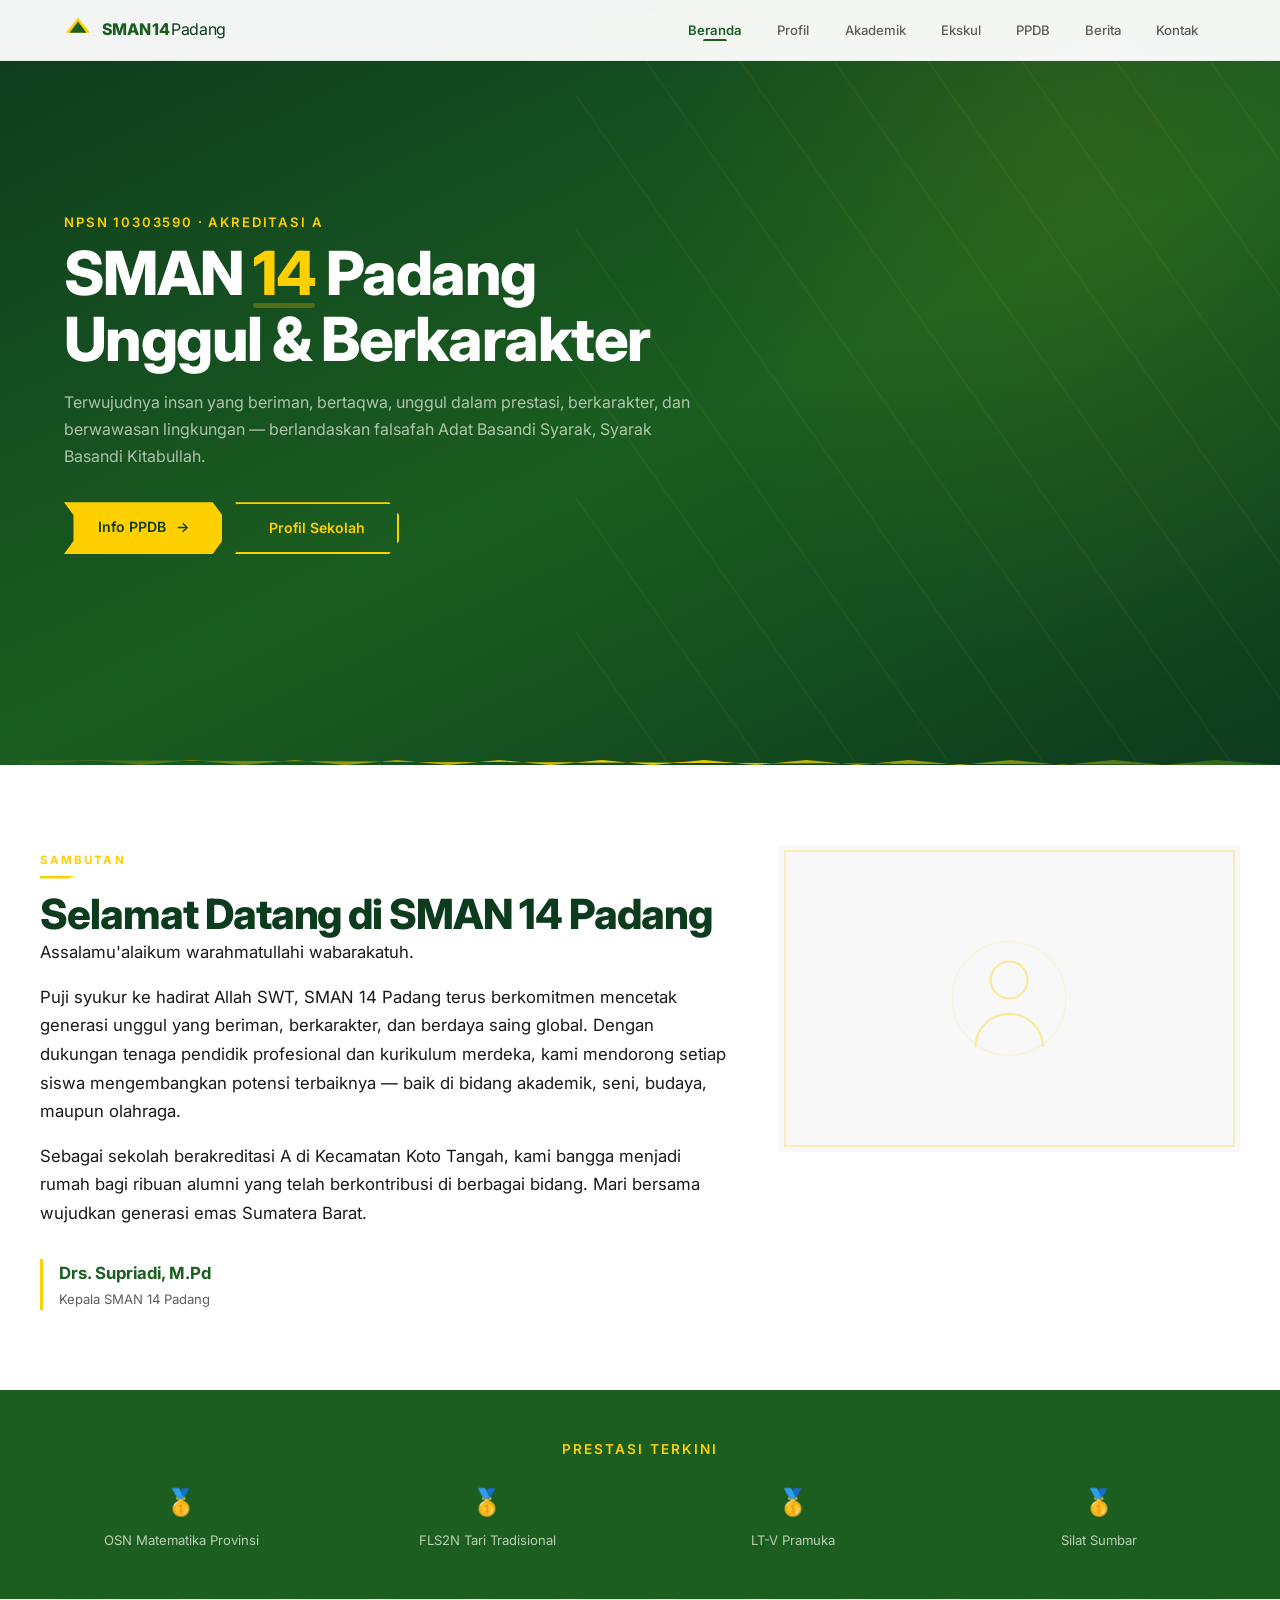
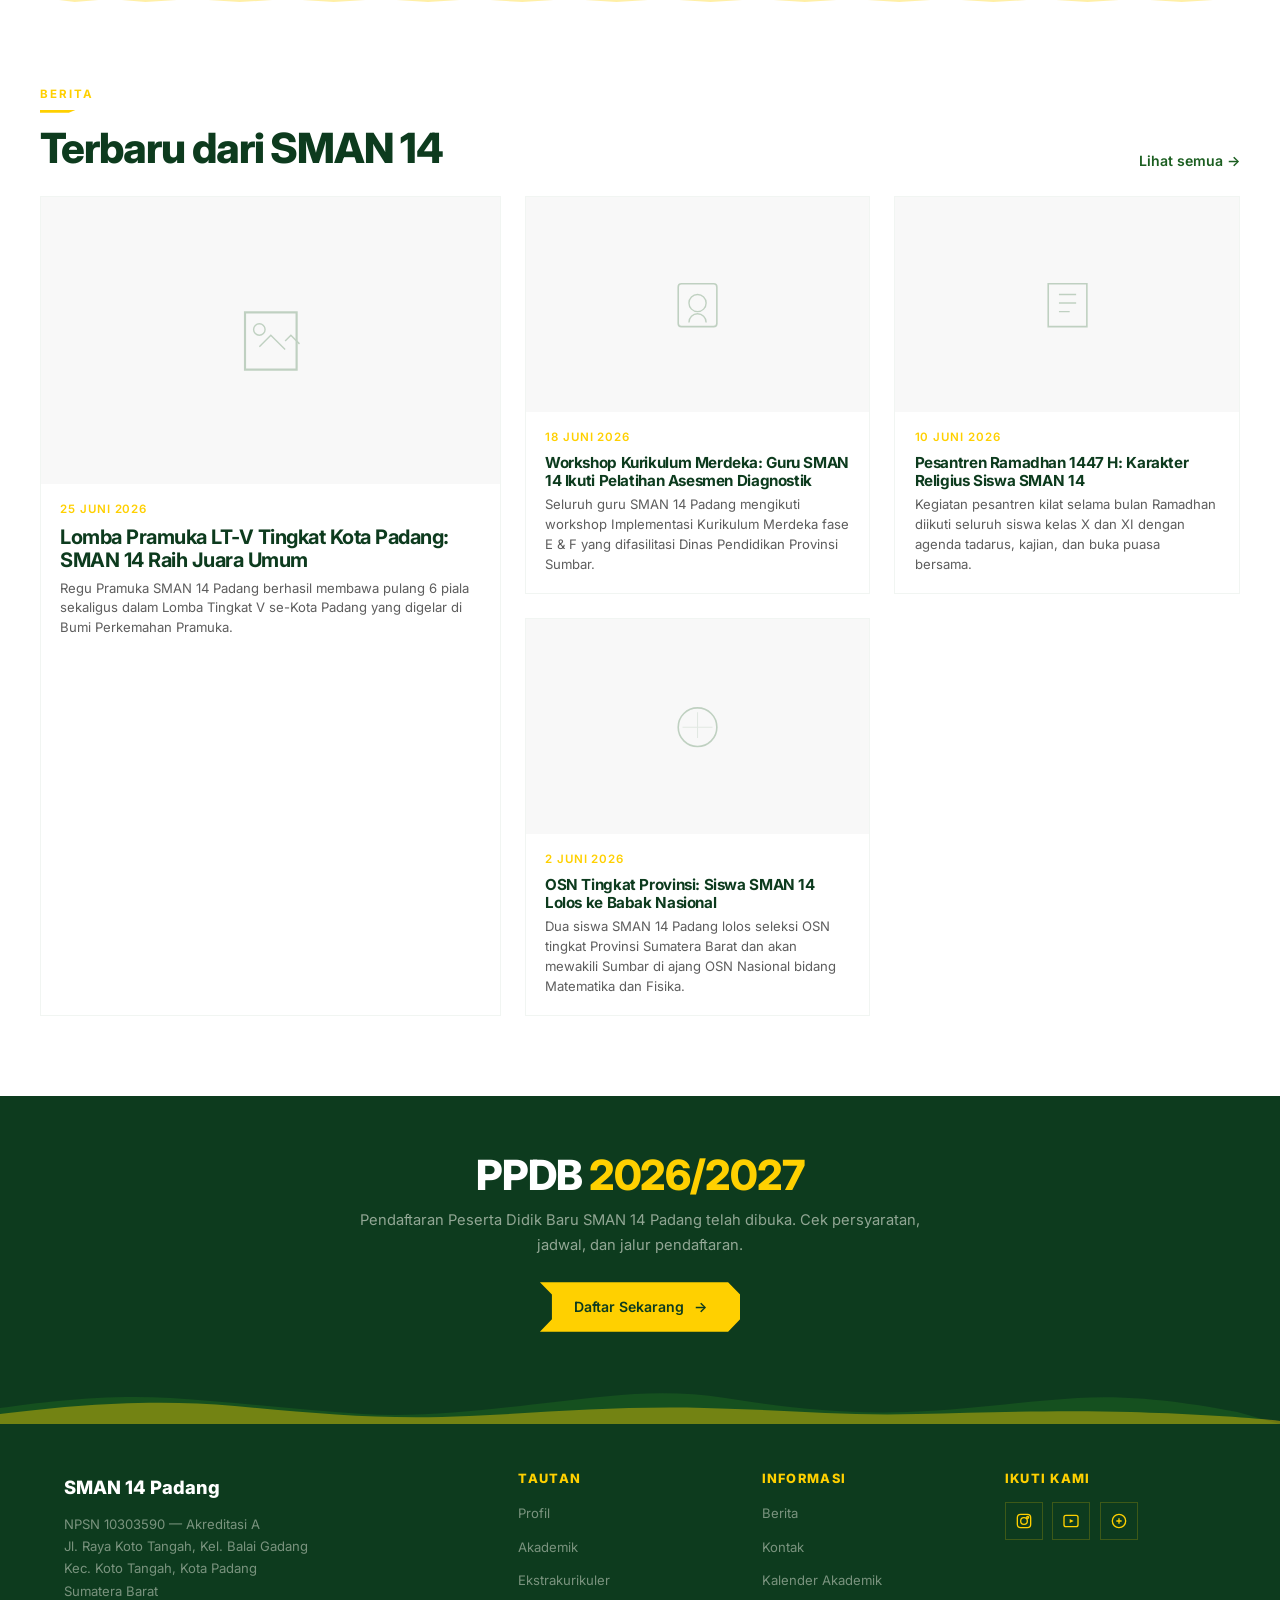
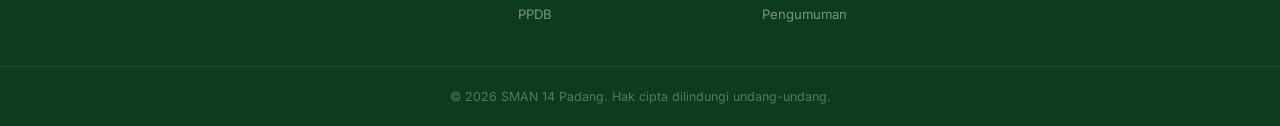
<file: index.html>
<!DOCTYPE html>
<html lang="id">
<head>
<meta charset="UTF-8">
<meta name="viewport" content="width=device-width,initial-scale=1.0">
<title>SMAN 14 Padang — Unggul, Berkarakter, Berwawasan Lingkungan</title>
<meta name="description" content="SMA Negeri 14 Padang — sekolah unggul di Koto Tangah dengan akreditasi A, jurusan IPA dan IPS, serta puluhan ekstrakurikuler.">
<link rel="stylesheet" href="https://fonts.googleapis.com/css2?family=Inter:wght@300;400;500;600;700;800;900&display=swap">
<link rel="stylesheet" href="style.css">
</head>
<body>

<!-- NAV -->
<nav>
  <div class="nav-inner">
    <a href="index.html" class="nav-brand"><svg class="nav-brand-icon" viewBox="0 0 30 30" fill="none"><path d="M15 2L2 18h26L15 2z" fill="#FFD000"/><path d="M15 6L6 18h18L15 6z" fill="#1B5E20"/></svg> <span class="nav-brand-text">SMAN&thinsp;14&thinsp;<span>Padang</span></span></a>
    <button class="hamburger" aria-label="Menu" aria-expanded="false"><span></span><span></span><span></span></button>
    <ul class="nav-links">
      <li><a href="index.html" class="active">Beranda</a></li>
      <li><a href="profil.html">Profil</a></li>
      <li><a href="akademik.html">Akademik</a></li>
      <li><a href="ekskul.html">Ekskul</a></li>
      <li><a href="ppdb.html">PPDB</a></li>
      <li><a href="berita.html">Berita</a></li>
      <li><a href="kontak.html">Kontak</a></li>
    </ul>
  </div>
</nav>

<!-- HERO -->
<section class="hero">
  <div class="hero-pattern"></div>
  <div class="hero-inner">
    <div class="hero-text">
      <p style="color:var(--gold);font-size:.82rem;text-transform:uppercase;letter-spacing:.14em;margin-bottom:.5rem;font-weight:600">NPSN 10303590 · Akreditasi A</p>
      <h1>SMAN <span class="hl">14</span> Padang<br>Unggul &amp; Berkarakter</h1>
      <p>Terwujudnya insan yang beriman, bertaqwa, unggul dalam prestasi, berkarakter, dan berwawasan lingkungan — berlandaskan falsafah Adat Basandi Syarak, Syarak Basandi Kitabullah.</p>
      <div style="display:flex;gap:.8rem;flex-wrap:wrap">
        <a href="ppdb.html" class="btn btn-primary">Info PPDB <span style="margin-left:6px">→</span></a>
        <a href="profil.html" class="btn btn-outline">Profil Sekolah</a>
      </div>
    </div>
    <div class="hero-deco"></div>
  </div>
</section>

<!-- SAMBUTAN KEPALA SEKOLAH -->
<section>
  <div class="section-inner">
    <div class="split">
      <div class="welcome">
        <span class="section-label">Sambutan</span>
        <h2>Selamat Datang di SMAN 14 Padang</h2>
        <p>Assalamu'alaikum warahmatullahi wabarakatuh.</p>
        <p>Puji syukur ke hadirat Allah SWT, SMAN 14 Padang terus berkomitmen mencetak generasi unggul yang beriman, berkarakter, dan berdaya saing global. Dengan dukungan tenaga pendidik profesional dan kurikulum merdeka, kami mendorong setiap siswa mengembangkan potensi terbaiknya — baik di bidang akademik, seni, budaya, maupun olahraga.</p>
        <p>Sebagai sekolah berakreditasi A di Kecamatan Koto Tangah, kami bangga menjadi rumah bagi ribuan alumni yang telah berkontribusi di berbagai bidang. Mari bersama wujudkan generasi emas Sumatera Barat.</p>
        <div class="signature">
          <div class="name">Drs. Supriadi, M.Pd</div>
          <div class="title">Kepala SMAN 14 Padang</div>
        </div>
      </div>
      <div class="img-frame img-frame-3x2">
        <svg class="placeholder" viewBox="0 0 80 80" fill="none"><circle cx="40" cy="28" r="12" stroke="currentColor" stroke-width="1.5"/><path d="M18 72c0-12.2 9.8-22 22-22s22 9.8 22 22" stroke="currentColor" stroke-width="1.5"/><circle cx="40" cy="40" r="37" stroke="currentColor" stroke-width="1" opacity=".3"/></svg>
      </div>
    </div>
  </div>
</section>

<!-- PRESTASI BANNER -->
<section style="background:var(--marawa);padding:3rem 1.5rem">
  <div class="section-inner" style="text-align:center">
    <p style="color:var(--gold);font-size:.85rem;text-transform:uppercase;letter-spacing:.15em;font-weight:600">Prestasi Terkini</p>
    <div style="display:grid;grid-template-columns:repeat(auto-fit,minmax(150px,1fr));gap:1.5rem;margin-top:1.2rem">
      <div><div style="font-size:1.6rem;font-weight:800;color:var(--gold)}">🥇</div><p style="color:rgba(255,255,245,.7);font-size:.82rem;margin-top:.3rem">OSN Matematika Provinsi</p></div>
      <div><div style="font-size:1.6rem;font-weight:800;color:var(--gold)}">🥇</div><p style="color:rgba(255,255,245,.7);font-size:.82rem;margin-top:.3rem">FLS2N Tari Tradisional</p></div>
      <div><div style="font-size:1.6rem;font-weight:800;color:var(--gold)}">🥇</div><p style="color:rgba(255,255,245,.7);font-size:.82rem;margin-top:.3rem">LT-V Pramuka</p></div>
      <div><div style="font-size:1.6rem;font-weight:800;color:var(--gold)}">🥇</div><p style="color:rgba(255,255,245,.7);font-size:.82rem;margin-top:.3rem">Silat Sumbar</p></div>
    </div>
  </div>
</section>

<!-- BERITA TERBARU -->
<section class="section-drawn">
  <div class="section-inner">
    <div style="display:flex;justify-content:space-between;align-items:end;margin-bottom:1.5rem;flex-wrap:wrap">
      <div>
        <span class="section-label">Berita</span>
        <h2 style="margin-bottom:0">Terbaru dari SMAN 14</h2>
      </div>
      <a href="berita.html" style="color:var(--marawa);font-size:.88rem;font-weight:600;text-decoration:none">Lihat semua →</a>
    </div>
    <div class="news">
      <div class="news-card">
        <div class="news-card-img"><svg viewBox="0 0 60 60" fill="none"><path d="M12 10h36v40H12V10z" stroke="currentColor" stroke-width="1.5"/><circle cx="22" cy="22" r="4" stroke="currentColor" stroke-width="1"/><path d="M22 34l8-8 10 10M40 30l4-4 6 6" stroke="currentColor" stroke-width="1"/></svg></div>
        <div class="news-card-body">
          <div class="news-date">25 Juni 2026</div>
          <h3><a href="#">Lomba Pramuka LT-V Tingkat Kota Padang: SMAN 14 Raih Juara Umum</a></h3>
          <p>Regu Pramuka SMAN 14 Padang berhasil membawa pulang 6 piala sekaligus dalam Lomba Tingkat V se-Kota Padang yang digelar di Bumi Perkemahan Pramuka.</p>
        </div>
      </div>
      <div class="news-card">
        <div class="news-card-img"><svg viewBox="0 0 60 60" fill="none"><rect x="12" y="10" width="36" height="40" rx="3" stroke="currentColor" stroke-width="1.5"/><circle cx="30" cy="28" r="8" stroke="currentColor" stroke-width="1.3"/><path d="M22 46c0-4.4 3.6-8 8-8s8 3.6 8 8" stroke="currentColor" stroke-width="1.3"/></svg></div>
        <div class="news-card-body">
          <div class="news-date">18 Juni 2026</div>
          <h3><a href="#">Workshop Kurikulum Merdeka: Guru SMAN 14 Ikuti Pelatihan Asesmen Diagnostik</a></h3>
          <p>Seluruh guru SMAN 14 Padang mengikuti workshop Implementasi Kurikulum Merdeka fase E & F yang difasilitasi Dinas Pendidikan Provinsi Sumbar.</p>
        </div>
      </div>
      <div class="news-card">
        <div class="news-card-img"><svg viewBox="0 0 60 60" fill="none"><path d="M12 10h36v40H12V10z" stroke="currentColor" stroke-width="1.5"/><path d="M22 20h16M22 28h16M22 36h10" stroke="currentColor" stroke-width="1.3"/></svg></div>
        <div class="news-card-body">
          <div class="news-date">10 Juni 2026</div>
          <h3><a href="#">Pesantren Ramadhan 1447 H: Karakter Religius Siswa SMAN 14</a></h3>
          <p>Kegiatan pesantren kilat selama bulan Ramadhan diikuti seluruh siswa kelas X dan XI dengan agenda tadarus, kajian, dan buka puasa bersama.</p>
        </div>
      </div>
      <div class="news-card">
        <div class="news-card-img"><svg viewBox="0 0 60 60" fill="none"><circle cx="30" cy="30" r="18" stroke="currentColor" stroke-width="1.5"/><path d="M30 16v24M16 30h28" stroke="currentColor" stroke-width="1" opacity=".4"/></svg></div>
        <div class="news-card-body">
          <div class="news-date">2 Juni 2026</div>
          <h3><a href="#">OSN Tingkat Provinsi: Siswa SMAN 14 Lolos ke Babak Nasional</a></h3>
          <p>Dua siswa SMAN 14 Padang lolos seleksi OSN tingkat Provinsi Sumatera Barat dan akan mewakili Sumbar di ajang OSN Nasional bidang Matematika dan Fisika.</p>
        </div>
      </div>
    </div>
  </div>
</section>

<!-- PPDB CTA -->
<section style="background:var(--dark);padding:3.5rem 1.5rem">
  <div class="section-inner" style="text-align:center">
    <h2 style="color:var(--white);margin-bottom:.5rem">PPDB <span style="color:var(--gold)">2026/2027</span></h2>
    <p style="color:rgba(255,255,245,.55);font-size:.92rem;max-width:560px;margin:0 auto 1.5rem">Pendaftaran Peserta Didik Baru SMAN 14 Padang telah dibuka. Cek persyaratan, jadwal, dan jalur pendaftaran.</p>
    <a href="ppdb.html" class="btn btn-primary">Daftar Sekarang <span style="margin-left:6px">→</span></a>
  </div>
</section>

<!-- FOOTER SULAMAN -->
<footer>
  <div class="footer-sulaman">
    <svg viewBox="0 0 1200 36" preserveAspectRatio="none"><path d="M0 36V20c40-6 100-14 160-10s120 12 180 16 130-6 180-12 100-14 160-4 110 16 170 14 100-10 160-14 120 8 150 14l40 12H0z" fill="#1B5E20" opacity=".6"/><path d="M0 36V26c60-8 140-16 220-8s140 14 220 10 140-10 220-8 130 8 200 6 140-4 200-2 130 6 160 12H0z" fill="#FFD000" opacity=".4"/></svg>
  </div>
  <div class="footer-inner">
    <div class="footer-brand">
      <div class="footer-logo">SMAN 14 Padang</div>
      <p>NPSN 10303590 — Akreditasi A<br>Jl. Raya Koto Tangah, Kel. Balai Gadang<br>Kec. Koto Tangah, Kota Padang<br>Sumatera Barat</p>
    </div>
    <div class="footer-col">
      <h4>Tautan</h4>
      <ul>
        <li><a href="profil.html">Profil</a></li>
        <li><a href="akademik.html">Akademik</a></li>
        <li><a href="ekskul.html">Ekstrakurikuler</a></li>
        <li><a href="ppdb.html">PPDB</a></li>
      </ul>
    </div>
    <div class="footer-col">
      <h4>Informasi</h4>
      <ul>
        <li><a href="berita.html">Berita</a></li>
        <li><a href="kontak.html">Kontak</a></li>
        <li><a href="#">Kalender Akademik</a></li>
        <li><a href="#">Pengumuman</a></li>
      </ul>
    </div>
    <div class="footer-col">
      <h4>Ikuti Kami</h4>
      <div class="social-links">
        <a href="#" class="social-link" aria-label="Instagram"><svg viewBox="0 0 24 24" fill="none" stroke="currentColor" stroke-width="2"><rect x="2" y="2" width="20" height="20" rx="5"/><circle cx="12" cy="12" r="5"/><circle cx="17.5" cy="6.5" r="1.5"/></svg></a>
        <a href="#" class="social-link" aria-label="YouTube"><svg viewBox="0 0 24 24" fill="none" stroke="currentColor" stroke-width="2"><path d="M22.5 6.5a3 3 0 00-3-3h-15a3 3 0 00-3 3v11a3 3 0 003 3h15a3 3 0 003-3V6.5z"/><polygon points="10,9 16,12 10,15" fill="currentColor" stroke="none"/></svg></a>
        <a href="#" class="social-link" aria-label="Facebook"><svg viewBox="0 0 24 24" fill="none" stroke="currentColor" stroke-width="2"><circle cx="12" cy="12" r="10"/><path d="M12 8v8M8 12h8" stroke="currentColor"/></svg></a>
      </div>
    </div>
  </div>
  <div class="footer-bottom">© 2026 SMAN 14 Padang. Hak cipta dilindungi undang-undang.</div>
</footer>

<script src="script.js"></script>
</body>
</html>
</file>
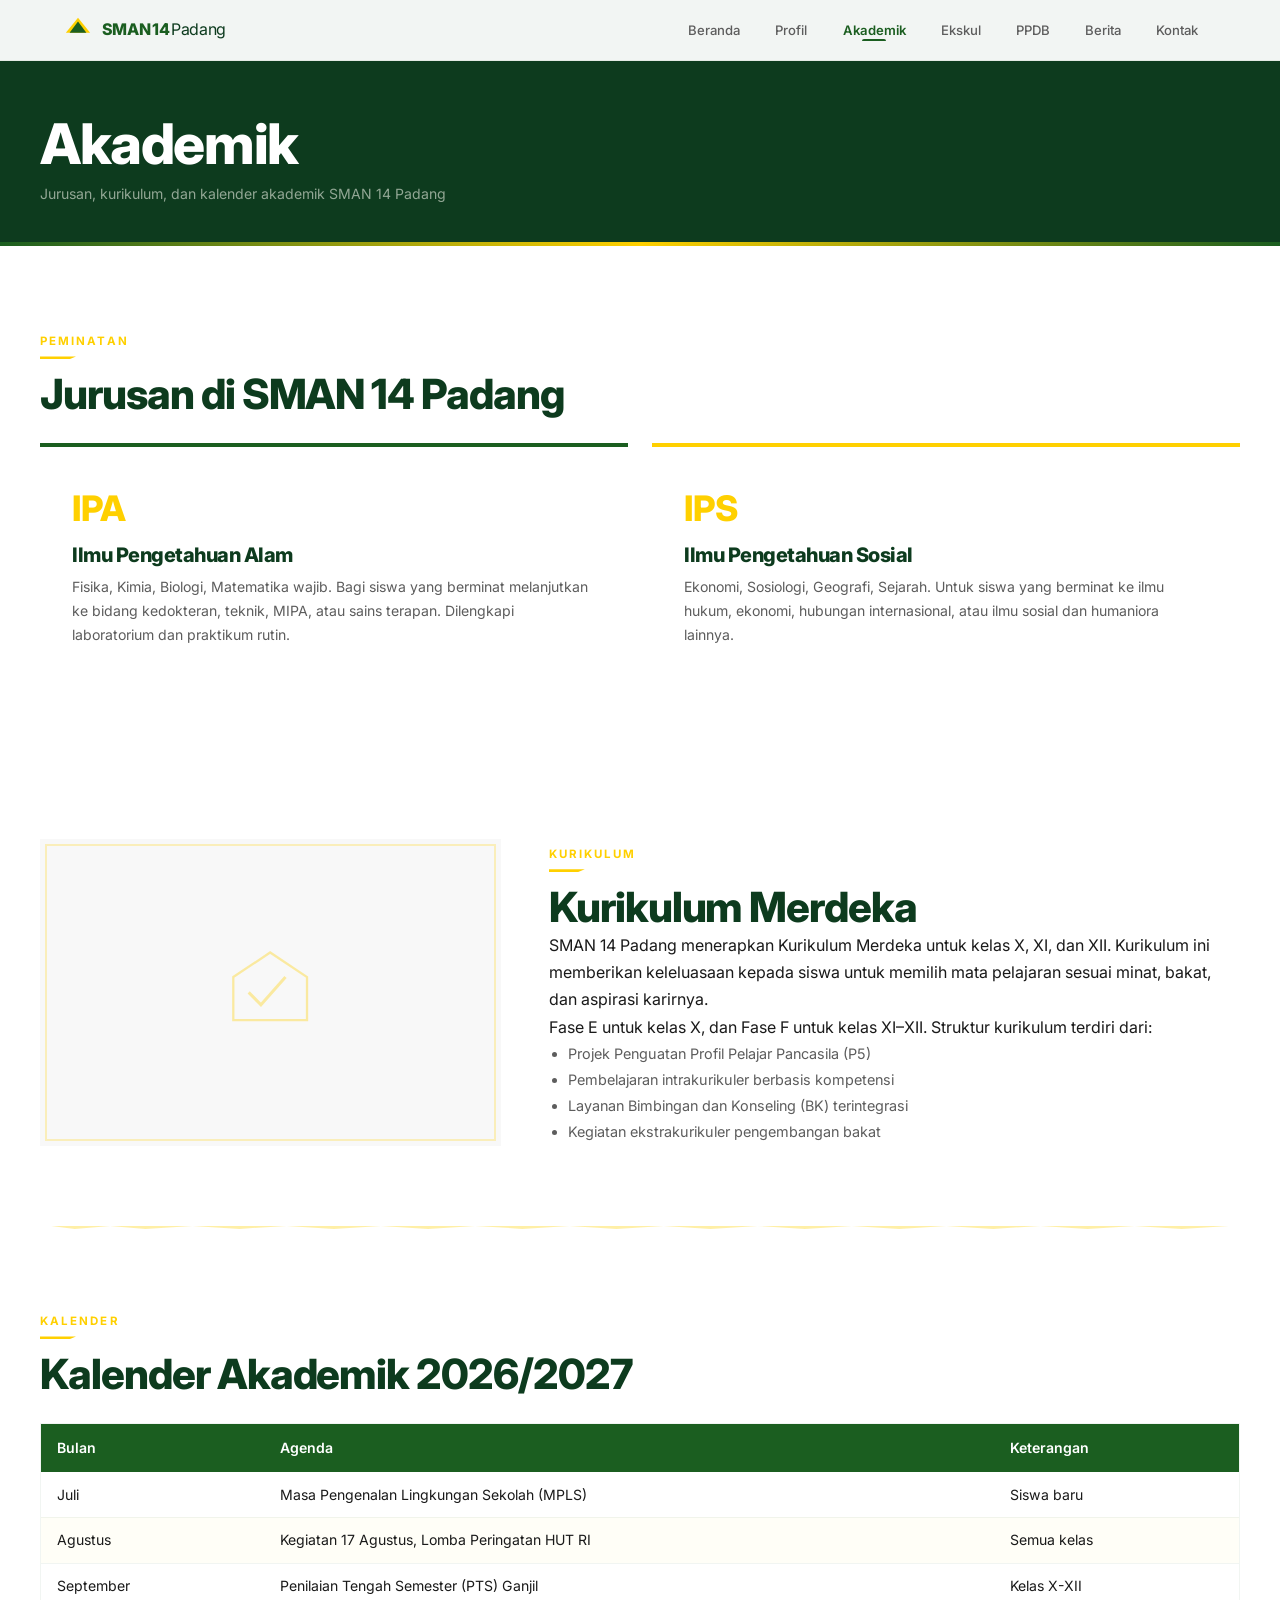
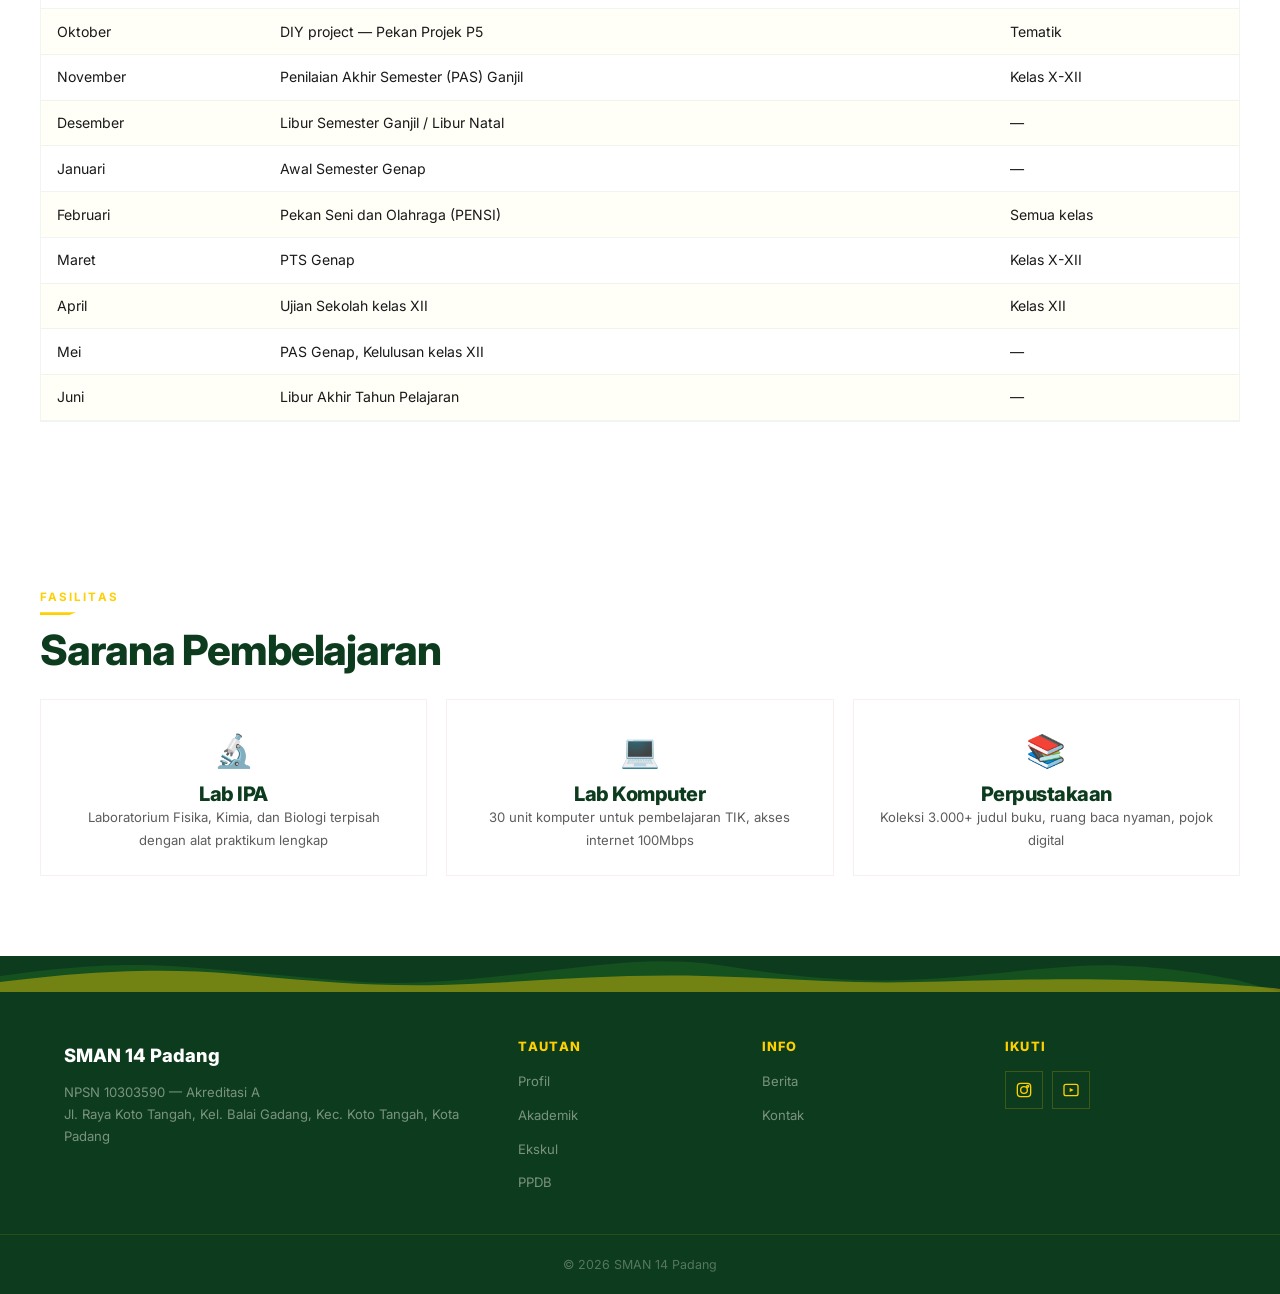
<file: akademik.html>
<!DOCTYPE html>
<html lang="id">
<head>
<meta charset="UTF-8">
<meta name="viewport" content="width=device-width,initial-scale=1.0">
<title>Akademik — SMAN 14 Padang</title>
<meta name="description" content="Informasi akademik SMAN 14 Padang: jurusan IPA/IPS, Kurikulum Merdeka, kalender akademik, dan tenaga pengajar.">
<link rel="stylesheet" href="https://fonts.googleapis.com/css2?family=Inter:wght@300;400;500;600;700;800;900&display=swap">
<link rel="stylesheet" href="style.css">
</head>
<body>
<nav>
  <div class="nav-inner">
    <a href="index.html" class="nav-brand"><svg class="nav-brand-icon" viewBox="0 0 30 30" fill="none"><path d="M15 2L2 18h26L15 2z" fill="#FFD000"/><path d="M15 6L6 18h18L15 6z" fill="#1B5E20"/></svg> <span class="nav-brand-text">SMAN&thinsp;14&thinsp;<span>Padang</span></span></a>
    <button class="hamburger" aria-label="Menu" aria-expanded="false"><span></span><span></span><span></span></button>
    <ul class="nav-links">
      <li><a href="index.html">Beranda</a></li>
      <li><a href="profil.html">Profil</a></li>
      <li><a href="akademik.html" class="active">Akademik</a></li>
      <li><a href="ekskul.html">Ekskul</a></li>
      <li><a href="ppdb.html">PPDB</a></li>
      <li><a href="berita.html">Berita</a></li>
      <li><a href="kontak.html">Kontak</a></li>
    </ul>
  </div>
</nav>
<div class="breadcrumb">
  <div class="breadcrumb-inner">
    <h1>Akademik</h1>
    <p>Jurusan, kurikulum, dan kalender akademik SMAN 14 Padang</p>
  </div>
</div>

<!-- JURUSAN -->
<section>
  <div class="section-inner">
    <span class="section-label">Peminatan</span>
    <h2 style="margin-bottom:1.5rem">Jurusan di SMAN 14 Padang</h2>
    <div style="display:grid;grid-template-columns:1fr 1fr;gap:1.5rem">
      <div style="background:var(--white);padding:2rem;border-top:4px solid var(--marawa)">
        <div style="font-size:2.2rem;font-weight:800;color:var(--gold);margin-bottom:.3rem">IPA</div>
        <h4>Ilmu Pengetahuan Alam</h4>
        <p style="font-size:.88rem;color:var(--text-light);margin-top:.5rem">Fisika, Kimia, Biologi, Matematika wajib. Bagi siswa yang berminat melanjutkan ke bidang kedokteran, teknik, MIPA, atau sains terapan. Dilengkapi laboratorium dan praktikum rutin.</p>
      </div>
      <div style="background:var(--white);padding:2rem;border-top:4px solid var(--gold)">
        <div style="font-size:2.2rem;font-weight:800;color:var(--gold);margin-bottom:.3rem">IPS</div>
        <h4>Ilmu Pengetahuan Sosial</h4>
        <p style="font-size:.88rem;color:var(--text-light);margin-top:.5rem">Ekonomi, Sosiologi, Geografi, Sejarah. Untuk siswa yang berminat ke ilmu hukum, ekonomi, hubungan internasional, atau ilmu sosial dan humaniora lainnya.</p>
      </div>
    </div>
  </div>
</section>

<!-- KURIKULUM MERDEKA -->
<section style="background:var(--white)">
  <div class="section-inner">
    <div class="split swap">
      <div class="img-frame img-frame-3x2">
        <svg class="placeholder" viewBox="0 0 80 80" fill="none"><path d="M16 30l24-16 24 16v28H16V30z" stroke="currentColor" stroke-width="1.5" fill="none"/><path d="M26 40l8 8 16-18" stroke="currentColor" stroke-width="2"/></svg>
      </div>
      <div>
        <span class="section-label">Kurikulum</span>
        <h2>Kurikulum Merdeka</h2>
        <p>SMAN 14 Padang menerapkan Kurikulum Merdeka untuk kelas X, XI, dan XII. Kurikulum ini memberikan keleluasaan kepada siswa untuk memilih mata pelajaran sesuai minat, bakat, dan aspirasi karirnya.</p>
        <p>Fase E untuk kelas X, dan Fase F untuk kelas XI–XII. Struktur kurikulum terdiri dari:</p>
        <ul style="font-size:.9rem;color:var(--text-light);padding-left:1.2rem;line-height:1.8">
          <li>Projek Penguatan Profil Pelajar Pancasila (P5)</li>
          <li>Pembelajaran intrakurikuler berbasis kompetensi</li>
          <li>Layanan Bimbingan dan Konseling (BK) terintegrasi</li>
          <li>Kegiatan ekstrakurikuler pengembangan bakat</li>
        </ul>
      </div>
    </div>
  </div>
</section>

<!-- KALENDER AKADEMIK -->
<section class="section-drawn">
  <div class="section-inner">
    <span class="section-label">Kalender</span>
    <h2 style="margin-bottom:1.5rem">Kalender Akademik 2026/2027</h2>
    <div class="table-wrap">
      <table>
        <thead><tr><th>Bulan</th><th>Agenda</th><th>Keterangan</th></tr></thead>
        <tbody>
          <tr><td>Juli</td><td>Masa Pengenalan Lingkungan Sekolah (MPLS)</td><td>Siswa baru</td></tr>
          <tr><td>Agustus</td><td>Kegiatan 17 Agustus, Lomba Peringatan HUT RI</td><td>Semua kelas</td></tr>
          <tr><td>September</td><td>Penilaian Tengah Semester (PTS) Ganjil</td><td>Kelas X-XII</td></tr>
          <tr><td>Oktober</td><td>DIY project — Pekan Projek P5</td><td>Tematik</td></tr>
          <tr><td>November</td><td>Penilaian Akhir Semester (PAS) Ganjil</td><td>Kelas X-XII</td></tr>
          <tr><td>Desember</td><td>Libur Semester Ganjil / Libur Natal</td><td>—</td></tr>
          <tr><td>Januari</td><td>Awal Semester Genap</td><td>—</td></tr>
          <tr><td>Februari</td><td>Pekan Seni dan Olahraga (PENSI)</td><td>Semua kelas</td></tr>
          <tr><td>Maret</td><td>PTS Genap</td><td>Kelas X-XII</td></tr>
          <tr><td>April</td><td>Ujian Sekolah kelas XII</td><td>Kelas XII</td></tr>
          <tr><td>Mei</td><td>PAS Genap, Kelulusan kelas XII</td><td>—</td></tr>
          <tr><td>Juni</td><td>Libur Akhir Tahun Pelajaran</td><td>—</td></tr>
        </tbody>
      </table>
    </div>
  </div>
</section>

<!-- FASILITAS PENDUKUNG -->
<section>
  <div class="section-inner">
    <span class="section-label">Fasilitas</span>
    <h2 style="margin-bottom:1.5rem">Sarana Pembelajaran</h2>
    <div style="display:grid;grid-template-columns:repeat(3,1fr);gap:1.2rem">
      <div style="background:var(--white);padding:1.5rem;text-align:center;border:1px solid rgba(139,0,0,.06)">
        <div style="font-size:2rem;margin-bottom:.3rem">🔬</div>
        <h4>Lab IPA</h4>
        <p style="font-size:.82rem;color:var(--text-light)">Laboratorium Fisika, Kimia, dan Biologi terpisah dengan alat praktikum lengkap</p>
      </div>
      <div style="background:var(--white);padding:1.5rem;text-align:center;border:1px solid rgba(139,0,0,.06)">
        <div style="font-size:2rem;margin-bottom:.3rem">💻</div>
        <h4>Lab Komputer</h4>
        <p style="font-size:.82rem;color:var(--text-light)">30 unit komputer untuk pembelajaran TIK, akses internet 100Mbps</p>
      </div>
      <div style="background:var(--white);padding:1.5rem;text-align:center;border:1px solid rgba(139,0,0,.06)">
        <div style="font-size:2rem;margin-bottom:.3rem">📚</div>
        <h4>Perpustakaan</h4>
        <p style="font-size:.82rem;color:var(--text-light)">Koleksi 3.000+ judul buku, ruang baca nyaman, pojok digital</p>
      </div>
    </div>
  </div>
</section>

<footer>
  <div class="footer-sulaman"><svg viewBox="0 0 1200 36" preserveAspectRatio="none"><path d="M0 36V20c40-6 100-14 160-10s120 12 180 16 130-6 180-12 100-14 160-4 110 16 170 14 100-10 160-14 120 8 150 14l40 12H0z" fill="#1B5E20" opacity=".6"/><path d="M0 36V26c60-8 140-16 220-8s140 14 220 10 140-10 220-8 130 8 200 6 140-4 200-2 130 6 160 12H0z" fill="#FFD000" opacity=".4"/></svg></div>
  <div class="footer-inner">
    <div class="footer-brand"><div class="footer-logo">SMAN 14 Padang</div><p>NPSN 10303590 — Akreditasi A<br>Jl. Raya Koto Tangah, Kel. Balai Gadang, Kec. Koto Tangah, Kota Padang</p></div>
    <div class="footer-col"><h4>Tautan</h4><ul><li><a href="profil.html">Profil</a></li><li><a href="akademik.html">Akademik</a></li><li><a href="ekskul.html">Ekskul</a></li><li><a href="ppdb.html">PPDB</a></li></ul></div>
    <div class="footer-col"><h4>Info</h4><ul><li><a href="berita.html">Berita</a></li><li><a href="kontak.html">Kontak</a></li></ul></div>
    <div class="footer-col"><h4>Ikuti</h4><div class="social-links"><a href="#" class="social-link" aria-label="IG"><svg viewBox="0 0 24 24" fill="none" stroke="currentColor" stroke-width="2"><rect x="2" y="2" width="20" height="20" rx="5"/><circle cx="12" cy="12" r="5"/><circle cx="17.5" cy="6.5" r="1.5"/></svg></a><a href="#" class="social-link" aria-label="YT"><svg viewBox="0 0 24 24" fill="none" stroke="currentColor" stroke-width="2"><path d="M22.5 6.5a3 3 0 00-3-3h-15a3 3 0 00-3 3v11a3 3 0 003 3h15a3 3 0 003-3V6.5z"/><polygon points="10,9 16,12 10,15" fill="currentColor" stroke="none"/></svg></a></div></div>
  </div>
  <div class="footer-bottom">© 2026 SMAN 14 Padang</div>
</footer>
<script src="script.js"></script>
</body>
</html>
</file>
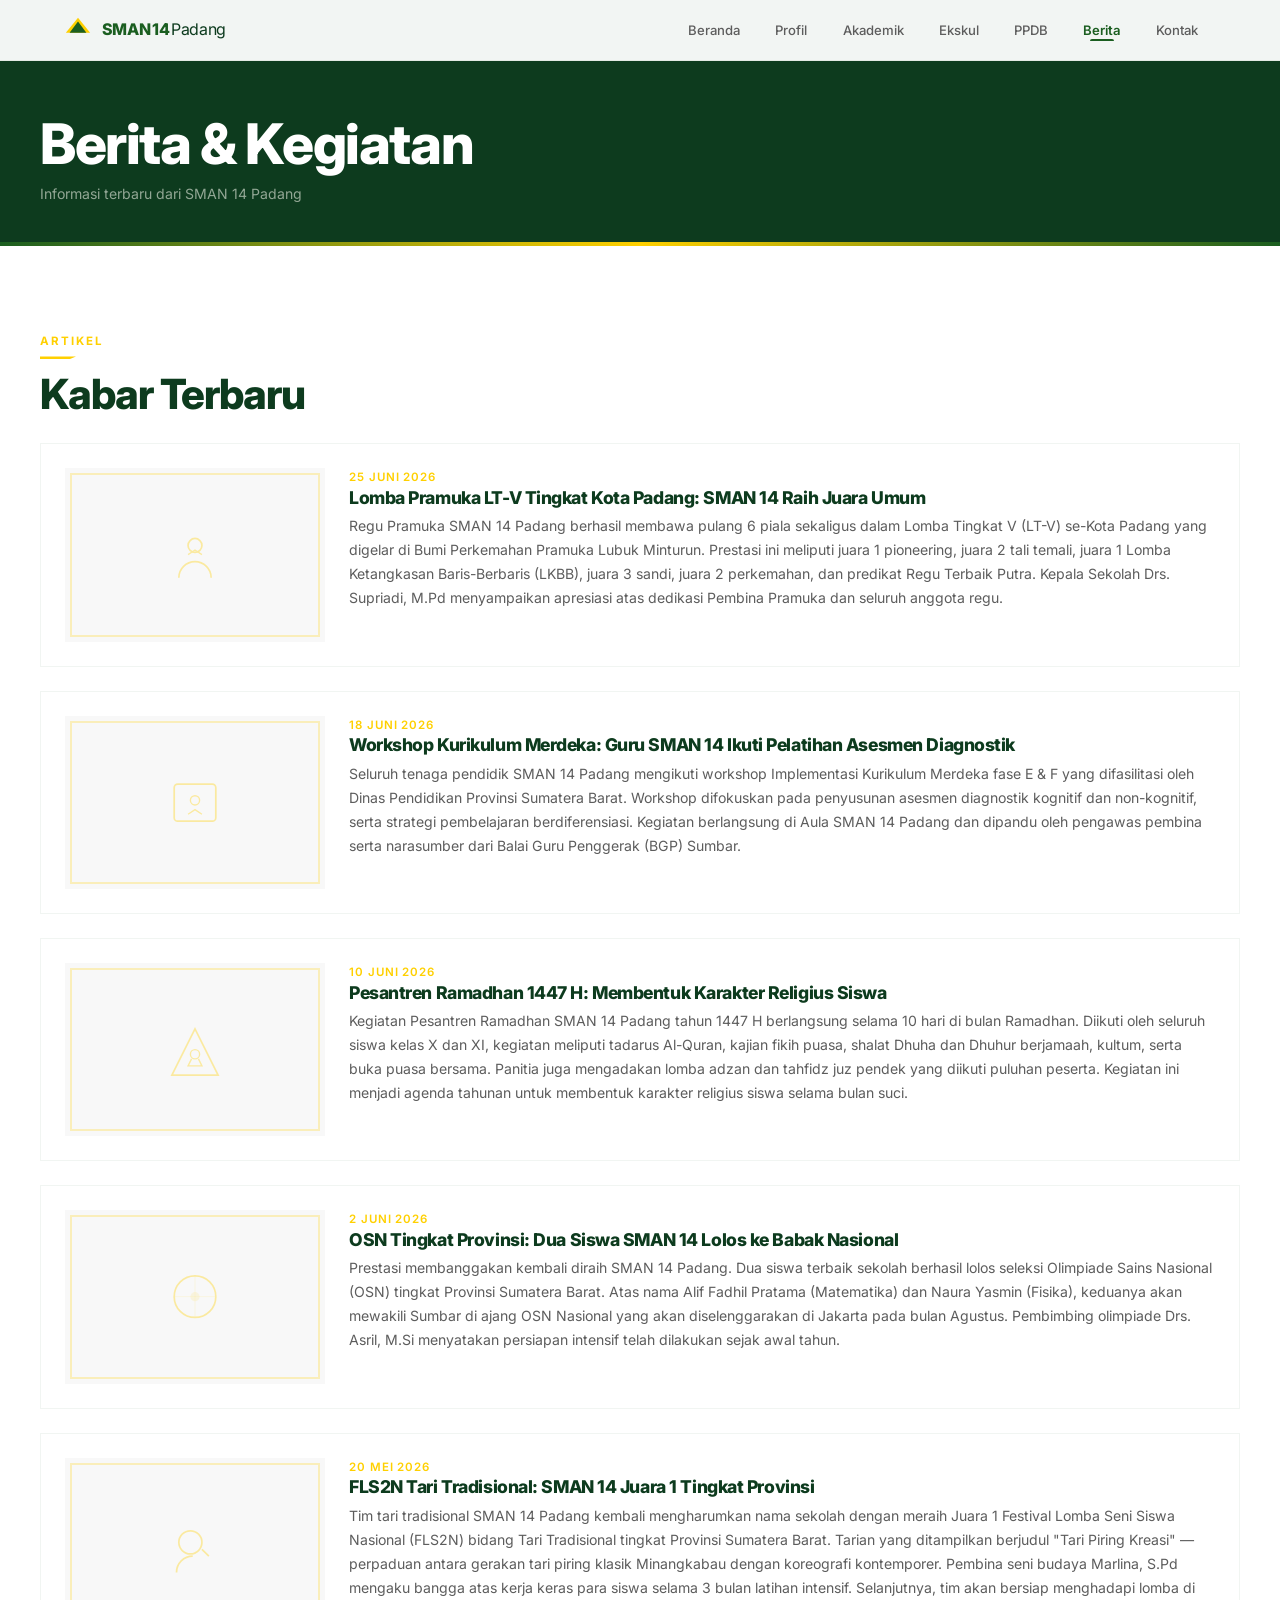
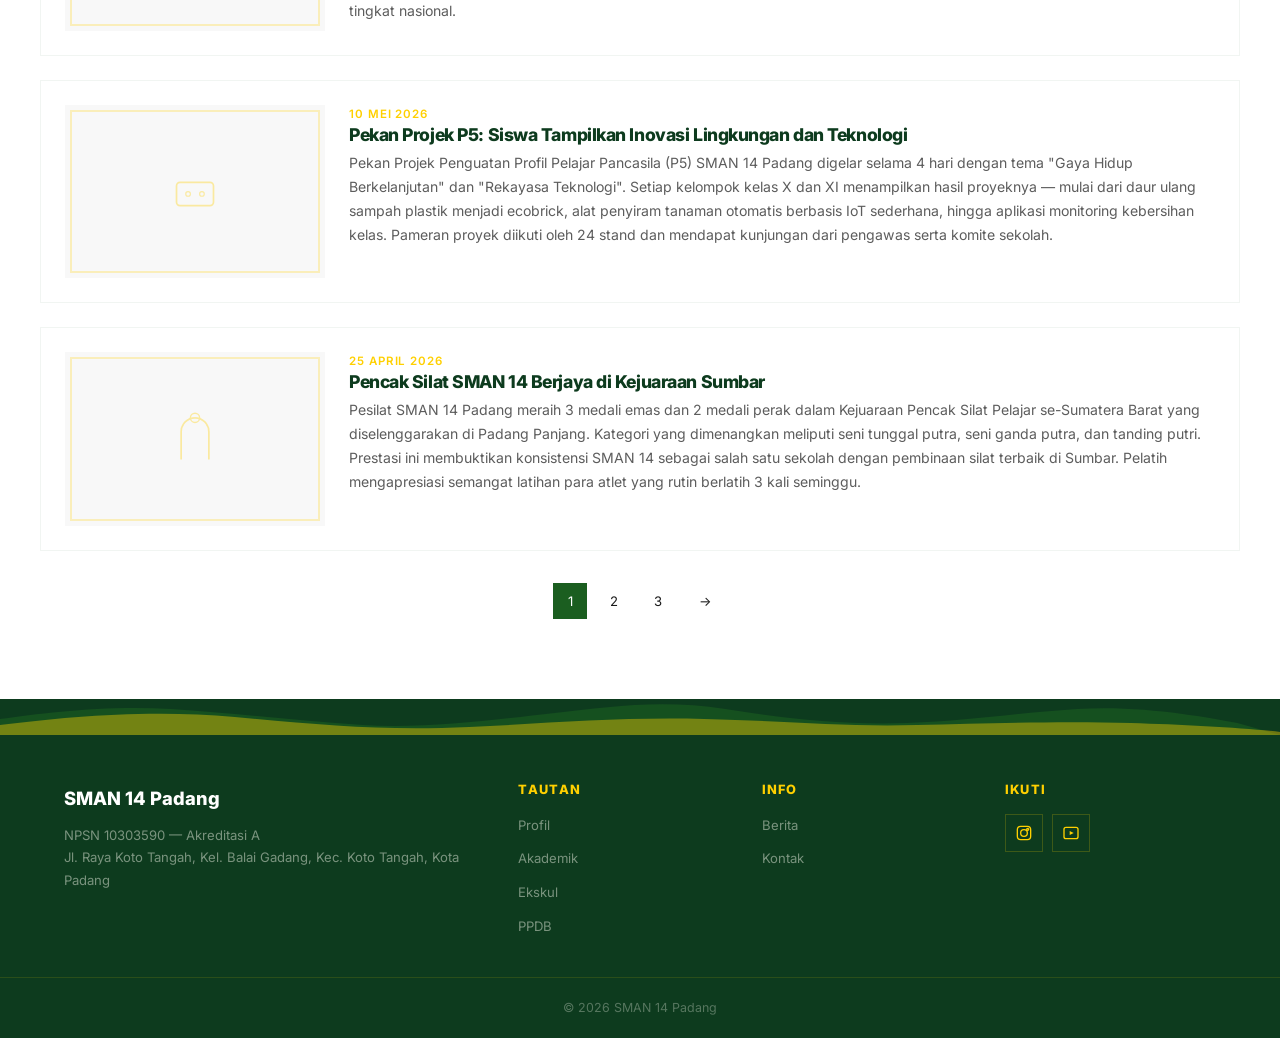
<file: berita.html>
<!DOCTYPE html>
<html lang="id">
<head>
<meta charset="UTF-8">
<meta name="viewport" content="width=device-width,initial-scale=1.0">
<title>Berita — SMAN 14 Padang</title>
<meta name="description" content="Berita dan informasi terbaru dari SMAN 14 Padang: prestasi, kegiatan, pengumuman, dan agenda sekolah.">
<link rel="stylesheet" href="https://fonts.googleapis.com/css2?family=Inter:wght@300;400;500;600;700;800;900&display=swap">
<link rel="stylesheet" href="style.css">
</head>
<body>
<nav>
  <div class="nav-inner">
    <a href="index.html" class="nav-brand"><svg class="nav-brand-icon" viewBox="0 0 30 30" fill="none"><path d="M15 2L2 18h26L15 2z" fill="#FFD000"/><path d="M15 6L6 18h18L15 6z" fill="#1B5E20"/></svg> <span class="nav-brand-text">SMAN&thinsp;14&thinsp;<span>Padang</span></span></a>
    <button class="hamburger" aria-label="Menu" aria-expanded="false"><span></span><span></span><span></span></button>
    <ul class="nav-links">
      <li><a href="index.html">Beranda</a></li>
      <li><a href="profil.html">Profil</a></li>
      <li><a href="akademik.html">Akademik</a></li>
      <li><a href="ekskul.html">Ekskul</a></li>
      <li><a href="ppdb.html">PPDB</a></li>
      <li><a href="berita.html" class="active">Berita</a></li>
      <li><a href="kontak.html">Kontak</a></li>
    </ul>
  </div>
</nav>
<div class="breadcrumb">
  <div class="breadcrumb-inner">
    <h1>Berita &amp; Kegiatan</h1>
    <p>Informasi terbaru dari SMAN 14 Padang</p>
  </div>
</div>

<section>
  <div class="section-inner">
    <span class="section-label">Artikel</span>
    <h2 style="margin-bottom:1.5rem">Kabar Terbaru</h2>
    <div class="article-list">
      <div class="article-item">
        <div class="img-frame img-frame-3x2">
          <svg class="placeholder" viewBox="0 0 60 60" fill="none"><circle cx="30" cy="22" r="6" stroke="currentColor" stroke-width="1.5"/><path d="M16 50c0-7.7 6.3-14 14-14s14 6.3 14 14" stroke="currentColor" stroke-width="1.5"/><path d="M24 30l6-4 6 4" stroke="currentColor" stroke-width="1.2"/></svg>
        </div>
        <div class="article-content">
          <div class="news-date">25 Juni 2026</div>
          <h3><a href="#">Lomba Pramuka LT-V Tingkat Kota Padang: SMAN 14 Raih Juara Umum</a></h3>
          <p>Regu Pramuka SMAN 14 Padang berhasil membawa pulang 6 piala sekaligus dalam Lomba Tingkat V (LT-V) se-Kota Padang yang digelar di Bumi Perkemahan Pramuka Lubuk Minturun. Prestasi ini meliputi juara 1 pioneering, juara 2 tali temali, juara 1 Lomba Ketangkasan Baris-Berbaris (LKBB), juara 3 sandi, juara 2 perkemahan, dan predikat Regu Terbaik Putra. Kepala Sekolah Drs. Supriadi, M.Pd menyampaikan apresiasi atas dedikasi Pembina Pramuka dan seluruh anggota regu.</p>
        </div>
      </div>
      <div class="article-item">
        <div class="img-frame img-frame-4x3">
          <svg class="placeholder" viewBox="0 0 60 60" fill="none"><rect x="12" y="14" width="36" height="32" rx="3" stroke="currentColor" stroke-width="1.5"/><circle cx="30" cy="28" r="4" stroke="currentColor" stroke-width="1.2"/><path d="M24 40l6-4 6 4" stroke="currentColor" stroke-width="1.2"/></svg>
        </div>
        <div class="article-content">
          <div class="news-date">18 Juni 2026</div>
          <h3><a href="#">Workshop Kurikulum Merdeka: Guru SMAN 14 Ikuti Pelatihan Asesmen Diagnostik</a></h3>
          <p>Seluruh tenaga pendidik SMAN 14 Padang mengikuti workshop Implementasi Kurikulum Merdeka fase E & F yang difasilitasi oleh Dinas Pendidikan Provinsi Sumatera Barat. Workshop difokuskan pada penyusunan asesmen diagnostik kognitif dan non-kognitif, serta strategi pembelajaran berdiferensiasi. Kegiatan berlangsung di Aula SMAN 14 Padang dan dipandu oleh pengawas pembina serta narasumber dari Balai Guru Penggerak (BGP) Sumbar.</p>
        </div>
      </div>
      <div class="article-item">
        <div class="img-frame img-frame-1x1">
          <svg class="placeholder" viewBox="0 0 60 60" fill="none"><path d="M30 12L10 52h40L30 12z" stroke="currentColor" stroke-width="1.5"/><circle cx="30" cy="34" r="4" stroke="currentColor" stroke-width="1.2"/><path d="M27 38l-3 6h12l-3-6" stroke="currentColor" stroke-width="1.2"/></svg>
        </div>
        <div class="article-content">
          <div class="news-date">10 Juni 2026</div>
          <h3><a href="#">Pesantren Ramadhan 1447 H: Membentuk Karakter Religius Siswa</a></h3>
          <p>Kegiatan Pesantren Ramadhan SMAN 14 Padang tahun 1447 H berlangsung selama 10 hari di bulan Ramadhan. Diikuti oleh seluruh siswa kelas X dan XI, kegiatan meliputi tadarus Al-Quran, kajian fikih puasa, shalat Dhuha dan Dhuhur berjamaah, kultum, serta buka puasa bersama. Panitia juga mengadakan lomba adzan dan tahfidz juz pendek yang diikuti puluhan peserta. Kegiatan ini menjadi agenda tahunan untuk membentuk karakter religius siswa selama bulan suci.</p>
        </div>
      </div>
      <div class="article-item">
        <div class="img-frame img-frame-3x2">
          <svg class="placeholder" viewBox="0 0 60 60" fill="none"><circle cx="30" cy="30" r="18" stroke="currentColor" stroke-width="1.5"/><path d="M30 12v36M12 30h36" stroke="currentColor" stroke-width=".8" opacity=".3"/><circle cx="30" cy="30" r="4" fill="currentColor" opacity=".3"/></svg>
        </div>
        <div class="article-content">
          <div class="news-date">2 Juni 2026</div>
          <h3><a href="#">OSN Tingkat Provinsi: Dua Siswa SMAN 14 Lolos ke Babak Nasional</a></h3>
          <p>Prestasi membanggakan kembali diraih SMAN 14 Padang. Dua siswa terbaik sekolah berhasil lolos seleksi Olimpiade Sains Nasional (OSN) tingkat Provinsi Sumatera Barat. Atas nama Alif Fadhil Pratama (Matematika) dan Naura Yasmin (Fisika), keduanya akan mewakili Sumbar di ajang OSN Nasional yang akan diselenggarakan di Jakarta pada bulan Agustus. Pembimbing olimpiade Drs. Asril, M.Si menyatakan persiapan intensif telah dilakukan sejak awal tahun.</p>
        </div>
      </div>
      <div class="article-item">
        <div class="img-frame img-frame-4x3">
          <svg class="placeholder" viewBox="0 0 60 60" fill="none"><circle cx="26" cy="28" r="10" stroke="currentColor" stroke-width="1.5"/><path d="M42 40l-6-6M14 54c0-7.7 6.3-14 14-14" stroke="currentColor" stroke-width="1.5"/></svg>
        </div>
        <div class="article-content">
          <div class="news-date">20 Mei 2026</div>
          <h3><a href="#">FLS2N Tari Tradisional: SMAN 14 Juara 1 Tingkat Provinsi</a></h3>
          <p>Tim tari tradisional SMAN 14 Padang kembali mengharumkan nama sekolah dengan meraih Juara 1 Festival Lomba Seni Siswa Nasional (FLS2N) bidang Tari Tradisional tingkat Provinsi Sumatera Barat. Tarian yang ditampilkan berjudul "Tari Piring Kreasi" — perpaduan antara gerakan tari piring klasik Minangkabau dengan koreografi kontemporer. Pembina seni budaya Marlina, S.Pd mengaku bangga atas kerja keras para siswa selama 3 bulan latihan intensif. Selanjutnya, tim akan bersiap menghadapi lomba di tingkat nasional.</p>
        </div>
      </div>
      <div class="article-item">
        <div class="img-frame img-frame-3x2">
          <svg class="placeholder" viewBox="0 0 60 60" fill="none"><rect x="14" y="22" width="32" height="20" rx="3" stroke="currentColor" stroke-width="1.5"/><circle cx="24" cy="32" r="2" stroke="currentColor" stroke-width="1"/><circle cx="36" cy="32" r="2" stroke="currentColor" stroke-width="1"/></svg>
        </div>
        <div class="article-content">
          <div class="news-date">10 Mei 2026</div>
          <h3><a href="#">Pekan Projek P5: Siswa Tampilkan Inovasi Lingkungan dan Teknologi</a></h3>
          <p>Pekan Projek Penguatan Profil Pelajar Pancasila (P5) SMAN 14 Padang digelar selama 4 hari dengan tema "Gaya Hidup Berkelanjutan" dan "Rekayasa Teknologi". Setiap kelompok kelas X dan XI menampilkan hasil proyeknya — mulai dari daur ulang sampah plastik menjadi ecobrick, alat penyiram tanaman otomatis berbasis IoT sederhana, hingga aplikasi monitoring kebersihan kelas. Pameran proyek diikuti oleh 24 stand dan mendapat kunjungan dari pengawas serta komite sekolah.</p>
        </div>
      </div>
      <div class="article-item">
        <div class="img-frame img-frame-1x1">
          <svg class="placeholder" viewBox="0 0 60 60" fill="none"><path d="M18 48V24c0-6.6 5.4-12 12-12s12 5.4 12 12v24" stroke="currentColor" stroke-width="1.5"/><circle cx="30" cy="12" r="4" stroke="currentColor" stroke-width="1.2"/></svg>
        </div>
        <div class="article-content">
          <div class="news-date">25 April 2026</div>
          <h3><a href="#">Pencak Silat SMAN 14 Berjaya di Kejuaraan Sumbar</a></h3>
          <p>Pesilat SMAN 14 Padang meraih 3 medali emas dan 2 medali perak dalam Kejuaraan Pencak Silat Pelajar se-Sumatera Barat yang diselenggarakan di Padang Panjang. Kategori yang dimenangkan meliputi seni tunggal putra, seni ganda putra, dan tanding putri. Prestasi ini membuktikan konsistensi SMAN 14 sebagai salah satu sekolah dengan pembinaan silat terbaik di Sumbar. Pelatih mengapresiasi semangat latihan para atlet yang rutin berlatih 3 kali seminggu.</p>
        </div>
      </div>
    </div>

    <!-- Pagination -->
    <div class="pagination">
      <a href="#" class="active">1</a>
      <a href="#">2</a>
      <a href="#">3</a>
      <a href="#">→</a>
    </div>
  </div>
</section>

<footer>
  <div class="footer-sulaman"><svg viewBox="0 0 1200 36" preserveAspectRatio="none"><path d="M0 36V20c40-6 100-14 160-10s120 12 180 16 130-6 180-12 100-14 160-4 110 16 170 14 100-10 160-14 120 8 150 14l40 12H0z" fill="#1B5E20" opacity=".6"/><path d="M0 36V26c60-8 140-16 220-8s140 14 220 10 140-10 220-8 130 8 200 6 140-4 200-2 130 6 160 12H0z" fill="#FFD000" opacity=".4"/></svg></div>
  <div class="footer-inner">
    <div class="footer-brand"><div class="footer-logo">SMAN 14 Padang</div><p>NPSN 10303590 — Akreditasi A<br>Jl. Raya Koto Tangah, Kel. Balai Gadang, Kec. Koto Tangah, Kota Padang</p></div>
    <div class="footer-col"><h4>Tautan</h4><ul><li><a href="profil.html">Profil</a></li><li><a href="akademik.html">Akademik</a></li><li><a href="ekskul.html">Ekskul</a></li><li><a href="ppdb.html">PPDB</a></li></ul></div>
    <div class="footer-col"><h4>Info</h4><ul><li><a href="berita.html">Berita</a></li><li><a href="kontak.html">Kontak</a></li></ul></div>
    <div class="footer-col"><h4>Ikuti</h4><div class="social-links"><a href="#" class="social-link" aria-label="IG"><svg viewBox="0 0 24 24" fill="none" stroke="currentColor" stroke-width="2"><rect x="2" y="2" width="20" height="20" rx="5"/><circle cx="12" cy="12" r="5"/><circle cx="17.5" cy="6.5" r="1.5"/></svg></a><a href="#" class="social-link" aria-label="YT"><svg viewBox="0 0 24 24" fill="none" stroke="currentColor" stroke-width="2"><path d="M22.5 6.5a3 3 0 00-3-3h-15a3 3 0 00-3 3v11a3 3 0 003 3h15a3 3 0 003-3V6.5z"/><polygon points="10,9 16,12 10,15" fill="currentColor" stroke="none"/></svg></a></div></div>
  </div>
  <div class="footer-bottom">© 2026 SMAN 14 Padang</div>
</footer>
<script src="script.js"></script>
</body>
</html>
</file>
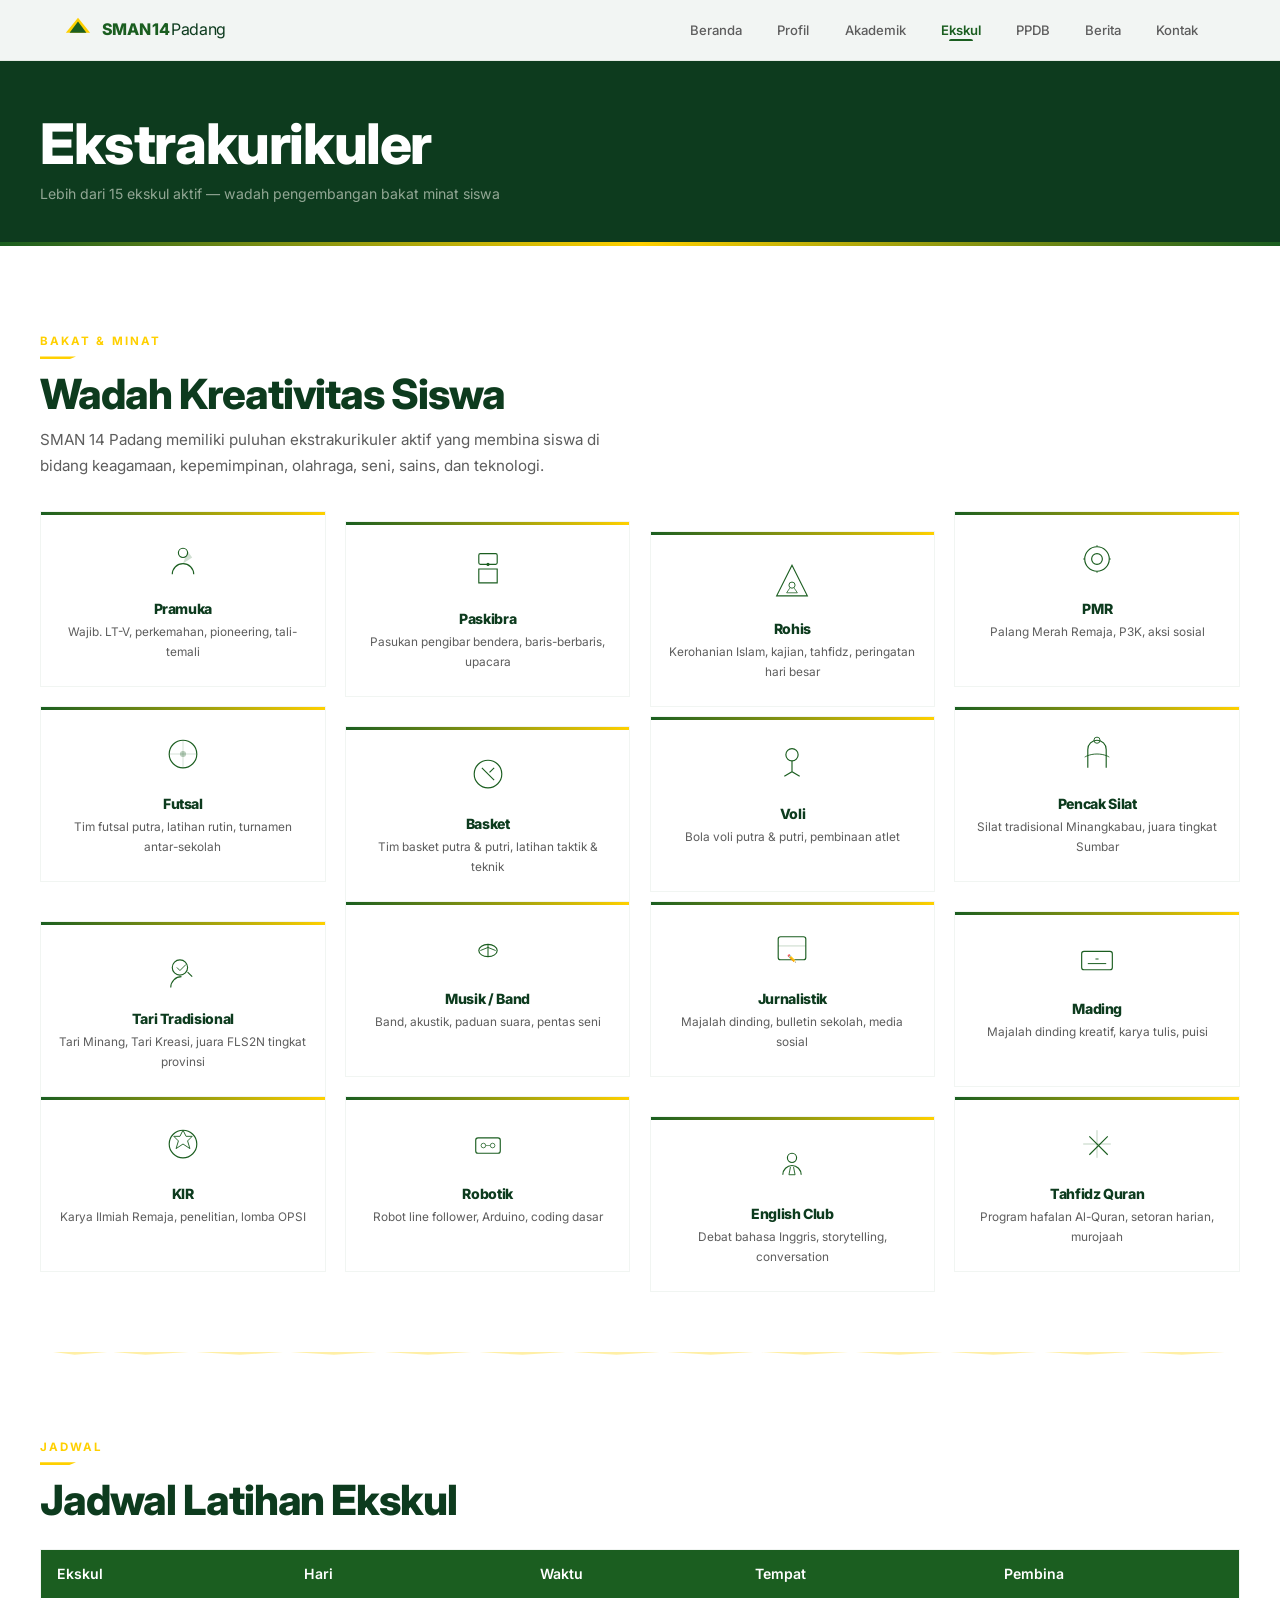
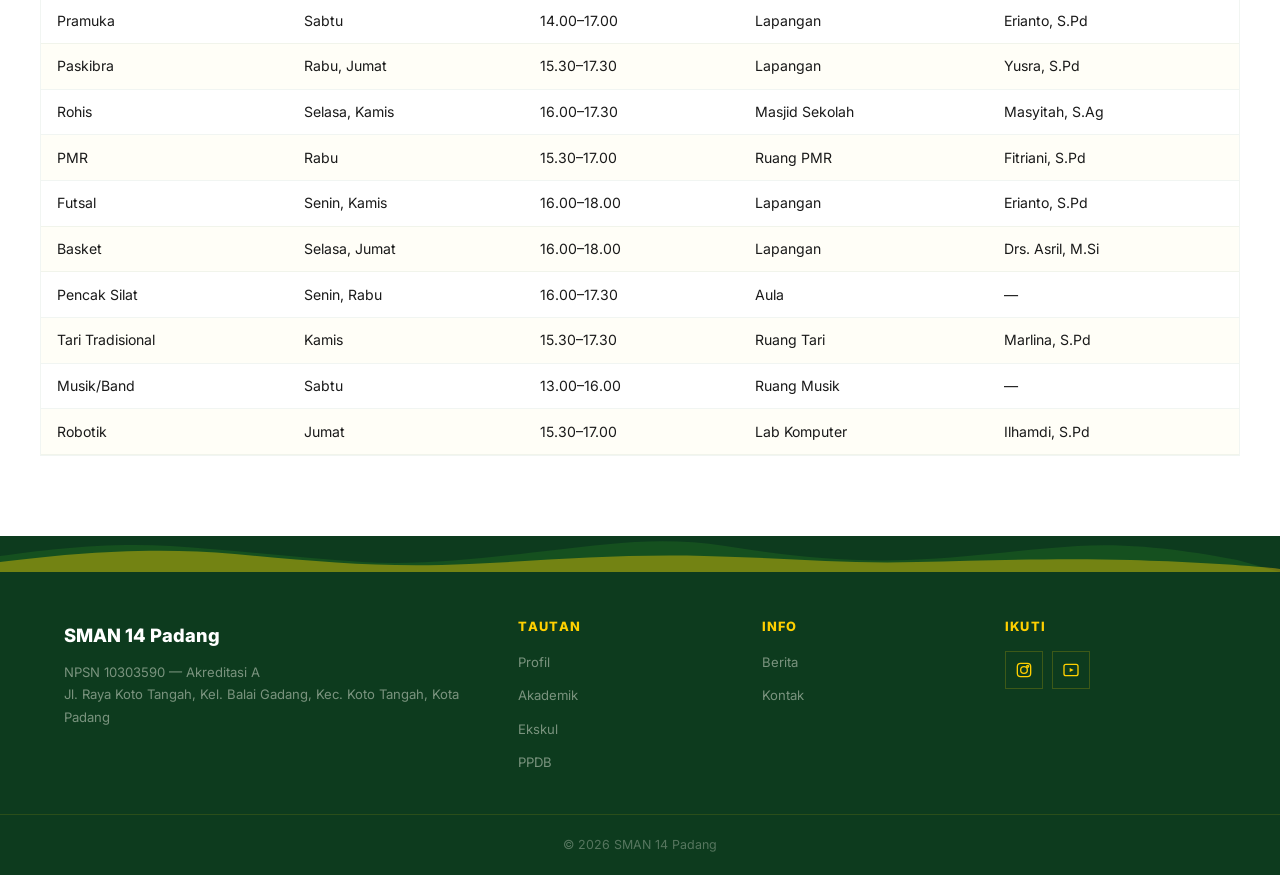
<file: ekskul.html>
<!DOCTYPE html>
<html lang="id">
<head>
<meta charset="UTF-8">
<meta name="viewport" content="width=device-width,initial-scale=1.0">
<title>Ekstrakurikuler — SMAN 14 Padang</title>
<meta name="description" content="Ekstrakurikuler SMAN 14 Padang: Pramuka, Paskibra, Rohis, PMR, Futsal, Basket, Pencak Silat, Tari, Musik, Jurnalistik, Robotik, KIR, dan lainnya.">
<link rel="stylesheet" href="https://fonts.googleapis.com/css2?family=Inter:wght@300;400;500;600;700;800;900&display=swap">
<link rel="stylesheet" href="style.css">
</head>
<body>
<nav>
  <div class="nav-inner">
    <a href="index.html" class="nav-brand"><svg class="nav-brand-icon" viewBox="0 0 30 30" fill="none"><path d="M15 2L2 18h26L15 2z" fill="#FFD000"/><path d="M15 6L6 18h18L15 6z" fill="#1B5E20"/></svg> <span class="nav-brand-text">SMAN&thinsp;14&thinsp;<span>Padang</span></span></a>
    <button class="hamburger" aria-label="Menu" aria-expanded="false"><span></span><span></span><span></span></button>
    <ul class="nav-links">
      <li><a href="index.html">Beranda</a></li>
      <li><a href="profil.html">Profil</a></li>
      <li><a href="akademik.html">Akademik</a></li>
      <li><a href="ekskul.html" class="active">Ekskul</a></li>
      <li><a href="ppdb.html">PPDB</a></li>
      <li><a href="berita.html">Berita</a></li>
      <li><a href="kontak.html">Kontak</a></li>
    </ul>
  </div>
</nav>
<div class="breadcrumb">
  <div class="breadcrumb-inner">
    <h1>Ekstrakurikuler</h1>
    <p>Lebih dari 15 ekskul aktif — wadah pengembangan bakat minat siswa</p>
  </div>
</div>

<section>
  <div class="section-inner">
    <div class="section-offset-right">
      <span class="section-label">Bakat &amp; Minat</span>
      <h2 style="margin-bottom:.5rem">Wadah Kreativitas Siswa</h2>
      <p style="font-size:.95rem;color:var(--text-light);margin-bottom:2rem;max-width:600px">SMAN 14 Padang memiliki puluhan ekstrakurikuler aktif yang membina siswa di bidang keagamaan, kepemimpinan, olahraga, seni, sains, dan teknologi.</p>
    </div>
    <div class="ekskul-grid">
      <!-- Pramuka -->
      <div class="ekskul-card">
        <svg class="ekskul-icon" viewBox="0 0 60 60" fill="none"><circle cx="30" cy="22" r="6" stroke="currentColor" stroke-width="1.5"/><path d="M16 50c0-7.7 6.3-14 14-14s14 6.3 14 14" stroke="currentColor" stroke-width="1.5"/><path d="M30 36l6-16 6 8-12 8z" fill="currentColor" opacity=".2"/></svg>
        <h4>Pramuka</h4>
        <p>Wajib. LT-V, perkemahan, pioneering, tali-temali</p>
      </div>
      <div class="ekskul-card">
        <svg class="ekskul-icon" viewBox="0 0 60 60" fill="none"><rect x="18" y="10" width="24" height="14" rx="2" stroke="currentColor" stroke-width="1.5"/><path d="M18 30h24v18H18V30z" stroke="currentColor" stroke-width="1.5"/><circle cx="30" cy="24" r="2" fill="currentColor"/></svg>
        <h4>Paskibra</h4>
        <p>Pasukan pengibar bendera, baris-berbaris, upacara</p>
      </div>
      <div class="ekskul-card">
        <svg class="ekskul-icon" viewBox="0 0 60 60" fill="none"><path d="M30 12L10 52h40L30 12z" stroke="currentColor" stroke-width="1.5"/><circle cx="30" cy="38" r="4" stroke="currentColor" stroke-width="1.2"/><path d="M27 42l-4 6h14l-4-6" stroke="currentColor" stroke-width="1"/></svg>
        <h4>Rohis</h4>
        <p>Kerohanian Islam, kajian, tahfidz, peringatan hari besar</p>
      </div>
      <div class="ekskul-card">
        <svg class="ekskul-icon" viewBox="0 0 60 60" fill="none"><circle cx="30" cy="30" r="16" stroke="currentColor" stroke-width="1.5"/><circle cx="30" cy="30" r="7" stroke="currentColor" stroke-width="1.5"/><path d="M30 14v-2M30 48v-2M14 30h-2M48 30h-2" stroke="currentColor" stroke-width="1.2"/></svg>
        <h4>PMR</h4>
        <p>Palang Merah Remaja, P3K, aksi sosial</p>
      </div>
      <div class="ekskul-card">
        <svg class="ekskul-icon" viewBox="0 0 60 60" fill="none"><circle cx="30" cy="30" r="18" stroke="currentColor" stroke-width="1.5"/><path d="M30 12v36M12 30h36" stroke="currentColor" stroke-width=".8" opacity=".3"/><circle cx="30" cy="30" r="4" fill="currentColor" opacity=".3"/></svg>
        <h4>Futsal</h4>
        <p>Tim futsal putra, latihan rutin, turnamen antar-sekolah</p>
      </div>
      <div class="ekskul-card">
        <svg class="ekskul-icon" viewBox="0 0 60 60" fill="none"><circle cx="30" cy="30" r="18" stroke="currentColor" stroke-width="1.5"/><path d="M22 22l16 16M38 22l-6 6" stroke="currentColor" stroke-width="1.5"/></svg>
        <h4>Basket</h4>
        <p>Tim basket putra &amp; putri, latihan taktik &amp; teknik</p>
      </div>
      <div class="ekskul-card">
        <svg class="ekskul-icon" viewBox="0 0 60 60" fill="none"><circle cx="30" cy="18" r="8" stroke="currentColor" stroke-width="1.5"/><path d="M30 26v14M20 46l10-6 10 6" stroke="currentColor" stroke-width="1.5"/></svg>
        <h4>Voli</h4>
        <p>Bola voli putra &amp; putri, pembinaan atlet</p>
      </div>
      <div class="ekskul-card">
        <svg class="ekskul-icon" viewBox="0 0 60 60" fill="none"><path d="M18 48V24c0-6.6 5.4-12 12-12s12 5.4 12 12v24" stroke="currentColor" stroke-width="1.5"/><circle cx="30" cy="12" r="4" stroke="currentColor" stroke-width="1.2"/><path d="M14 34s6-4 16-4 16 4 16 4" stroke="currentColor" stroke-width="1.2"/></svg>
        <h4>Pencak Silat</h4>
        <p>Silat tradisional Minangkabau, juara tingkat Sumbar</p>
      </div>
      <div class="ekskul-card">
        <svg class="ekskul-icon" viewBox="0 0 60 60" fill="none"><circle cx="26" cy="28" r="10" stroke="currentColor" stroke-width="1.5"/><path d="M42 40l-6-6M14 54c0-7.7 6.3-14 14-14" stroke="currentColor" stroke-width="1.5"/><path d="M22 28l4 4 8-8" stroke="currentColor" stroke-width="1.2"/></svg>
        <h4>Tari Tradisional</h4>
        <p>Tari Minang, Tari Kreasi, juara FLS2N tingkat provinsi</p>
      </div>
      <div class="ekskul-card">
        <svg class="ekskul-icon" viewBox="0 0 60 60" fill="none"><ellipse cx="30" cy="32" rx="12" ry="8" stroke="currentColor" stroke-width="1.5"/><path d="M30 24v16M20 32l10-4 10 4" stroke="currentColor" stroke-width="1.2"/><line x1="30" y1="24" x2="30" y2="40" stroke="currentColor" stroke-width=".8" opacity=".4"/></svg>
        <h4>Musik / Band</h4>
        <p>Band, akustik, paduan suara, pentas seni</p>
      </div>
      <div class="ekskul-card">
        <svg class="ekskul-icon" viewBox="0 0 60 60" fill="none"><rect x="12" y="14" width="36" height="30" rx="3" stroke="currentColor" stroke-width="1.5"/><path d="M12 26h36" stroke="currentColor" stroke-width=".8" opacity=".4"/><text x="30" y="46" text-anchor="middle" fill="currentColor" font-size="10">✏️</text></svg>
        <h4>Jurnalistik</h4>
        <p>Majalah dinding, bulletin sekolah, media sosial</p>
      </div>
      <div class="ekskul-card">
        <svg class="ekskul-icon" viewBox="0 0 60 60" fill="none"><rect x="10" y="20" width="40" height="24" rx="3" stroke="currentColor" stroke-width="1.5"/><path d="M18 36h24M28 30h4" stroke="currentColor" stroke-width="1.3"/></svg>
        <h4>Mading</h4>
        <p>Majalah dinding kreatif, karya tulis, puisi</p>
      </div>
      <div class="ekskul-card">
        <svg class="ekskul-icon" viewBox="0 0 60 60" fill="none"><circle cx="30" cy="30" r="18" stroke="currentColor" stroke-width="1.5"/><path d="M30 12l4 8h8l-6 6 3 10-9-6-9 6 3-10-6-6h8l4-8z" stroke="currentColor" stroke-width="1.2"/></svg>
        <h4>KIR</h4>
        <p>Karya Ilmiah Remaja, penelitian, lomba OPSI</p>
      </div>
      <div class="ekskul-card">
        <svg class="ekskul-icon" viewBox="0 0 60 60" fill="none"><rect x="14" y="22" width="32" height="20" rx="3" stroke="currentColor" stroke-width="1.5"/><circle cx="24" cy="32" r="3" stroke="currentColor" stroke-width="1"/><circle cx="36" cy="32" r="3" stroke="currentColor" stroke-width="1"/><line x1="27" y1="32" x2="33" y2="32" stroke="currentColor" stroke-width=".8"/></svg>
        <h4>Robotik</h4>
        <p>Robot line follower, Arduino, coding dasar</p>
      </div>
      <div class="ekskul-card">
        <svg class="ekskul-icon" viewBox="0 0 60 60" fill="none"><circle cx="30" cy="22" r="6" stroke="currentColor" stroke-width="1.5"/><path d="M18 44c0-6.6 5.4-12 12-12s12 5.4 12 12" stroke="currentColor" stroke-width="1.5"/><path d="M28 34l-2 10h8l-2-10" stroke="currentColor" stroke-width="1.2"/></svg>
        <h4>English Club</h4>
        <p>Debat bahasa Inggris, storytelling, conversation</p>
      </div>
      <div class="ekskul-card">
        <svg class="ekskul-icon" viewBox="0 0 60 60" fill="none"><path d="M30 12v36M12 30h36" stroke="currentColor" stroke-width="1.2" opacity=".3"/><path d="M20 20l24 24M44 20l-24 24" stroke="currentColor" stroke-width="1.5"/></svg>
        <h4>Tahfidz Quran</h4>
        <p>Program hafalan Al-Quran, setoran harian, murojaah</p>
      </div>
    </div>
  </div>
</section>

<!-- JADWAL LATIHAN -->
<section style="background:var(--white)" class="section-drawn">
  <div class="section-inner">
    <span class="section-label">Jadwal</span>
    <h2 style="margin-bottom:1.5rem">Jadwal Latihan Ekskul</h2>
    <div class="table-wrap">
      <table>
        <thead><tr><th>Ekskul</th><th>Hari</th><th>Waktu</th><th>Tempat</th><th>Pembina</th></tr></thead>
        <tbody>
          <tr><td>Pramuka</td><td>Sabtu</td><td>14.00–17.00</td><td>Lapangan</td><td>Erianto, S.Pd</td></tr>
          <tr><td>Paskibra</td><td>Rabu, Jumat</td><td>15.30–17.30</td><td>Lapangan</td><td>Yusra, S.Pd</td></tr>
          <tr><td>Rohis</td><td>Selasa, Kamis</td><td>16.00–17.30</td><td>Masjid Sekolah</td><td>Masyitah, S.Ag</td></tr>
          <tr><td>PMR</td><td>Rabu</td><td>15.30–17.00</td><td>Ruang PMR</td><td>Fitriani, S.Pd</td></tr>
          <tr><td>Futsal</td><td>Senin, Kamis</td><td>16.00–18.00</td><td>Lapangan</td><td>Erianto, S.Pd</td></tr>
          <tr><td>Basket</td><td>Selasa, Jumat</td><td>16.00–18.00</td><td>Lapangan</td><td>Drs. Asril, M.Si</td></tr>
          <tr><td>Pencak Silat</td><td>Senin, Rabu</td><td>16.00–17.30</td><td>Aula</td><td>—</td></tr>
          <tr><td>Tari Tradisional</td><td>Kamis</td><td>15.30–17.30</td><td>Ruang Tari</td><td>Marlina, S.Pd</td></tr>
          <tr><td>Musik/Band</td><td>Sabtu</td><td>13.00–16.00</td><td>Ruang Musik</td><td>—</td></tr>
          <tr><td>Robotik</td><td>Jumat</td><td>15.30–17.00</td><td>Lab Komputer</td><td>Ilhamdi, S.Pd</td></tr>
        </tbody>
      </table>
    </div>
  </div>
</section>

<footer>
  <div class="footer-sulaman"><svg viewBox="0 0 1200 36" preserveAspectRatio="none"><path d="M0 36V20c40-6 100-14 160-10s120 12 180 16 130-6 180-12 100-14 160-4 110 16 170 14 100-10 160-14 120 8 150 14l40 12H0z" fill="#1B5E20" opacity=".6"/><path d="M0 36V26c60-8 140-16 220-8s140 14 220 10 140-10 220-8 130 8 200 6 140-4 200-2 130 6 160 12H0z" fill="#FFD000" opacity=".4"/></svg></div>
  <div class="footer-inner">
    <div class="footer-brand"><div class="footer-logo">SMAN 14 Padang</div><p>NPSN 10303590 — Akreditasi A<br>Jl. Raya Koto Tangah, Kel. Balai Gadang, Kec. Koto Tangah, Kota Padang</p></div>
    <div class="footer-col"><h4>Tautan</h4><ul><li><a href="profil.html">Profil</a></li><li><a href="akademik.html">Akademik</a></li><li><a href="ekskul.html">Ekskul</a></li><li><a href="ppdb.html">PPDB</a></li></ul></div>
    <div class="footer-col"><h4>Info</h4><ul><li><a href="berita.html">Berita</a></li><li><a href="kontak.html">Kontak</a></li></ul></div>
    <div class="footer-col"><h4>Ikuti</h4><div class="social-links"><a href="#" class="social-link" aria-label="IG"><svg viewBox="0 0 24 24" fill="none" stroke="currentColor" stroke-width="2"><rect x="2" y="2" width="20" height="20" rx="5"/><circle cx="12" cy="12" r="5"/><circle cx="17.5" cy="6.5" r="1.5"/></svg></a><a href="#" class="social-link" aria-label="YT"><svg viewBox="0 0 24 24" fill="none" stroke="currentColor" stroke-width="2"><path d="M22.5 6.5a3 3 0 00-3-3h-15a3 3 0 00-3 3v11a3 3 0 003 3h15a3 3 0 003-3V6.5z"/><polygon points="10,9 16,12 10,15" fill="currentColor" stroke="none"/></svg></a></div></div>
  </div>
  <div class="footer-bottom">© 2026 SMAN 14 Padang</div>
</footer>
<script src="script.js"></script>
</body>
</html>
</file>
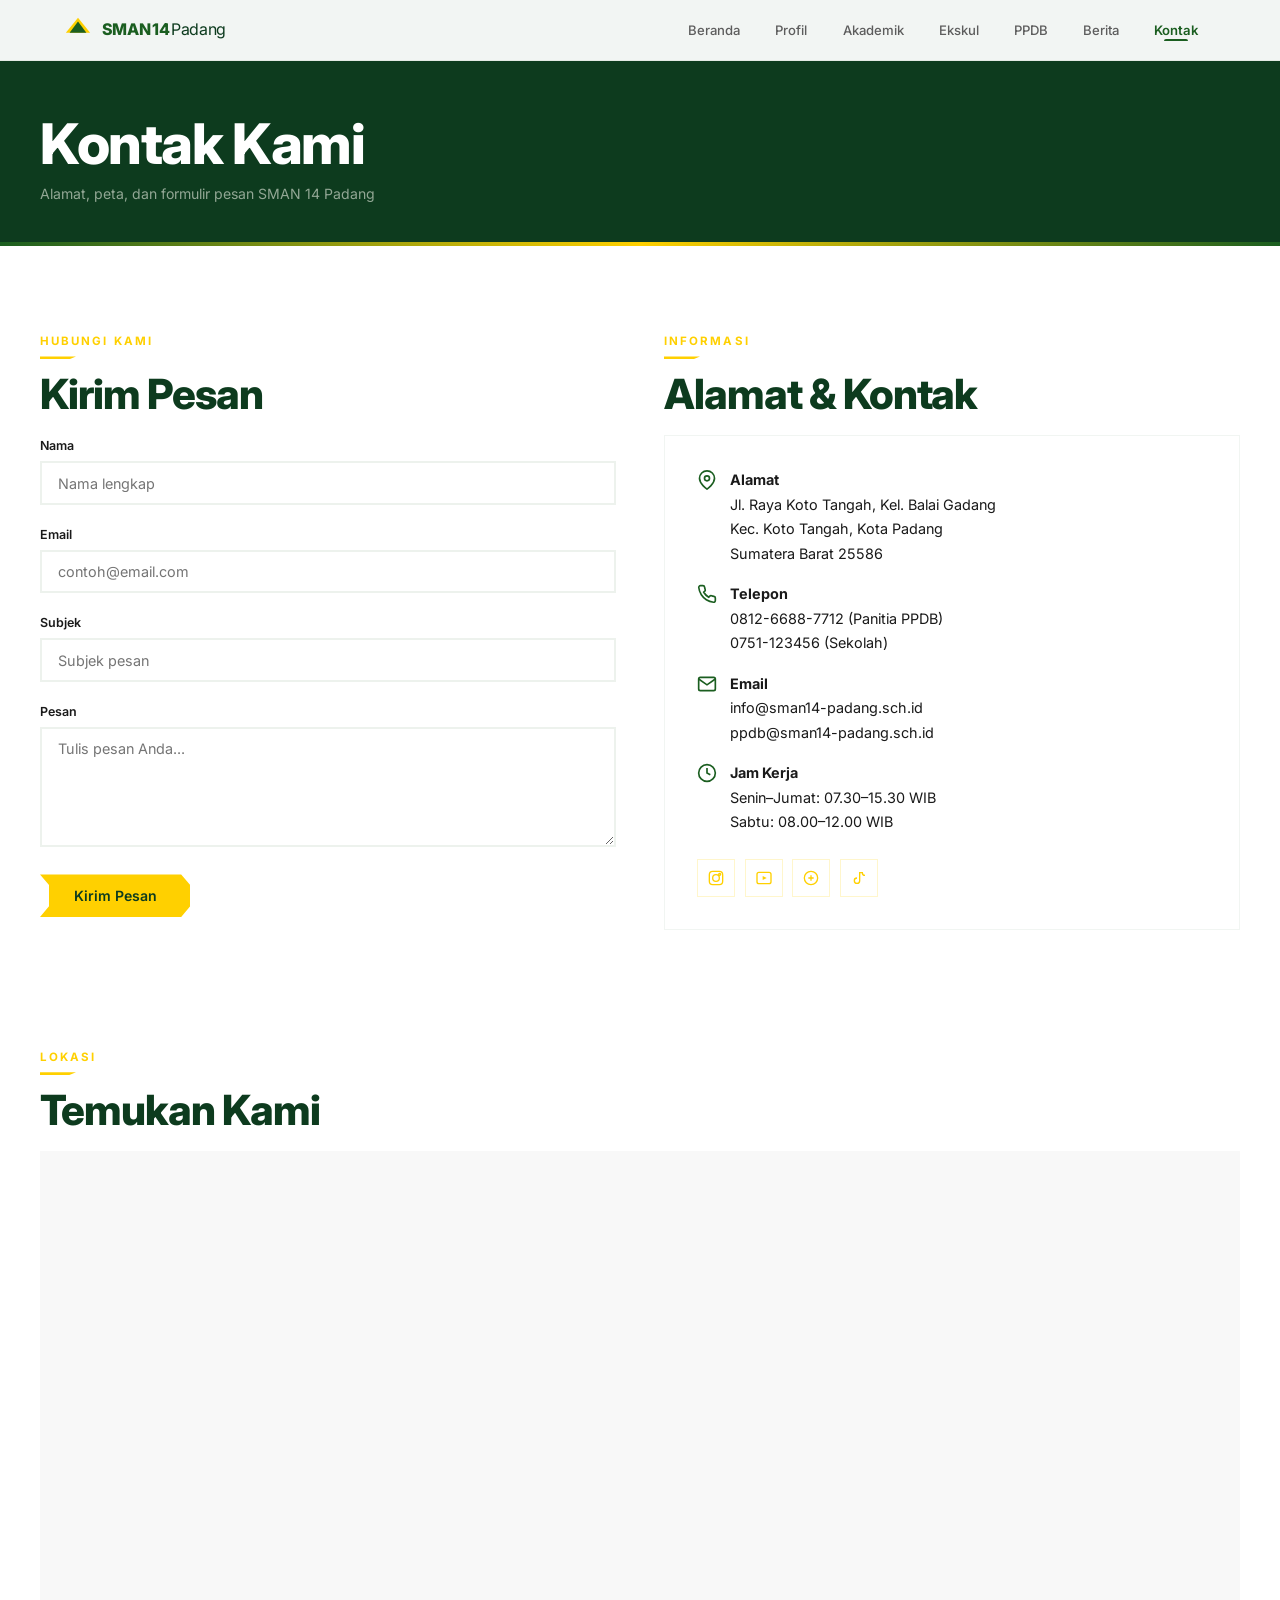
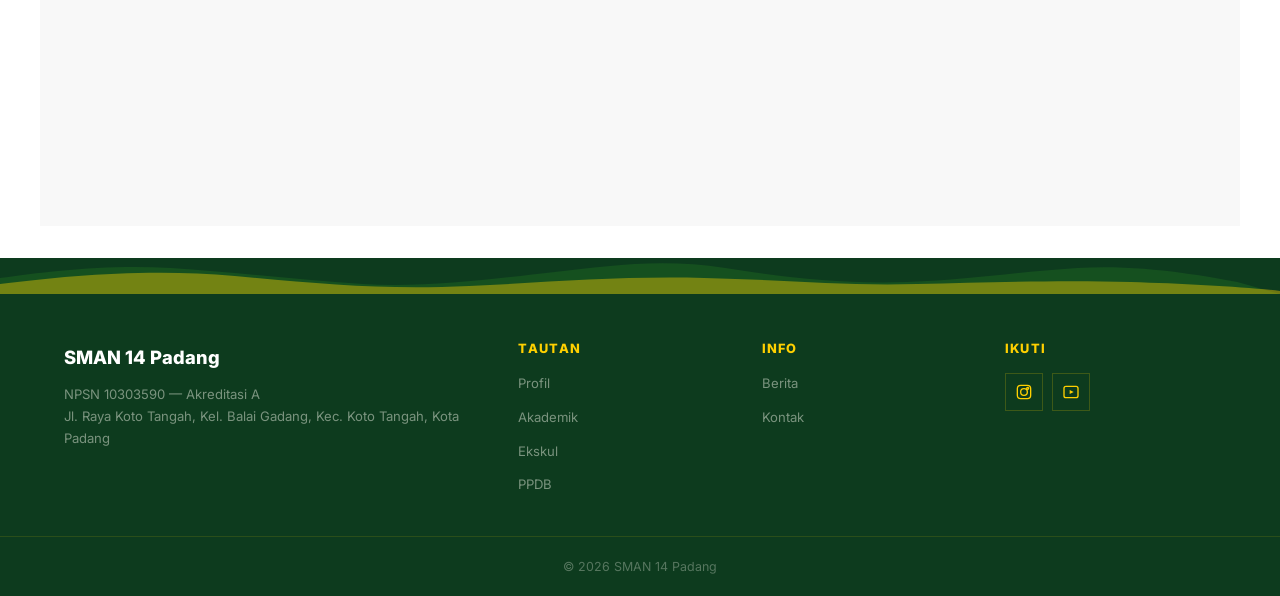
<file: kontak.html>
<!DOCTYPE html>
<html lang="id">
<head>
<meta charset="UTF-8">
<meta name="viewport" content="width=device-width,initial-scale=1.0">
<title>Kontak — SMAN 14 Padang</title>
<meta name="description" content="Kontak SMAN 14 Padang: alamat, telepon, email, peta lokasi, dan form pesan.">
<link rel="stylesheet" href="https://fonts.googleapis.com/css2?family=Inter:wght@300;400;500;600;700;800;900&display=swap">
<link rel="stylesheet" href="style.css">
</head>
<body>
<nav>
  <div class="nav-inner">
    <a href="index.html" class="nav-brand"><svg class="nav-brand-icon" viewBox="0 0 30 30" fill="none"><path d="M15 2L2 18h26L15 2z" fill="#FFD000"/><path d="M15 6L6 18h18L15 6z" fill="#1B5E20"/></svg> <span class="nav-brand-text">SMAN&thinsp;14&thinsp;<span>Padang</span></span></a>
    <button class="hamburger" aria-label="Menu" aria-expanded="false"><span></span><span></span><span></span></button>
    <ul class="nav-links">
      <li><a href="index.html">Beranda</a></li>
      <li><a href="profil.html">Profil</a></li>
      <li><a href="akademik.html">Akademik</a></li>
      <li><a href="ekskul.html">Ekskul</a></li>
      <li><a href="ppdb.html">PPDB</a></li>
      <li><a href="berita.html">Berita</a></li>
      <li><a href="kontak.html" class="active">Kontak</a></li>
    </ul>
  </div>
</nav>
<div class="breadcrumb">
  <div class="breadcrumb-inner">
    <h1>Kontak Kami</h1>
    <p>Alamat, peta, dan formulir pesan SMAN 14 Padang</p>
  </div>
</div>

<!-- CONTACT SECTION -->
<section>
  <div class="section-inner">
    <div class="contact-grid">
      <div>
        <span class="section-label">Hubungi Kami</span>
        <h2 style="margin-bottom:1rem">Kirim Pesan</h2>
        <form id="contactForm">
          <div class="form-group">
            <label for="nama">Nama</label>
            <input type="text" id="nama" name="nama" placeholder="Nama lengkap" required>
          </div>
          <div class="form-group">
            <label for="email">Email</label>
            <input type="email" id="email" name="email" placeholder="contoh@email.com" required>
          </div>
          <div class="form-group">
            <label for="subjek">Subjek</label>
            <input type="text" id="subjek" name="subjek" placeholder="Subjek pesan">
          </div>
          <div class="form-group">
            <label for="pesan">Pesan</label>
            <textarea id="pesan" name="pesan" placeholder="Tulis pesan Anda..." required></textarea>
          </div>
          <button type="submit" class="btn btn-primary">Kirim Pesan</button>
        </form>
      </div>

      <div>
        <span class="section-label">Informasi</span>
        <h2 style="margin-bottom:1rem">Alamat &amp; Kontak</h2>
        <div class="contact-info">
          <div class="contact-item">
            <svg class="contact-icon" viewBox="0 0 24 24" fill="none" stroke="currentColor" stroke-width="2"><path d="M21 10c0 7-9 13-9 13s-9-6-9-13a9 9 0 0118 0z"/><circle cx="12" cy="10" r="3"/></svg>
            <div>
              <strong>Alamat</strong><br>
              Jl. Raya Koto Tangah, Kel. Balai Gadang<br>
              Kec. Koto Tangah, Kota Padang<br>
              Sumatera Barat 25586
            </div>
          </div>
          <div class="contact-item">
            <svg class="contact-icon" viewBox="0 0 24 24" fill="none" stroke="currentColor" stroke-width="2"><path d="M22 16.92v3a2 2 0 01-2.18 2 19.79 19.79 0 01-8.63-3.07 19.5 19.5 0 01-6-6 19.79 19.79 0 01-3.07-8.67A2 2 0 014.11 2h3a2 2 0 012 1.72 12.84 12.84 0 00.7 2.81 2 2 0 01-.45 2.11L8.09 9.91a16 16 0 006 6l1.27-1.27a2 2 0 012.11-.45 12.84 12.84 0 002.81.7A2 2 0 0122 16.92z"/></svg>
            <div>
              <strong>Telepon</strong><br>
              0812-6688-7712 (Panitia PPDB)<br>
              0751-123456 (Sekolah)
            </div>
          </div>
          <div class="contact-item">
            <svg class="contact-icon" viewBox="0 0 24 24" fill="none" stroke="currentColor" stroke-width="2"><path d="M4 4h16c1.1 0 2 .9 2 2v12c0 1.1-.9 2-2 2H4c-1.1 0-2-.9-2-2V6c0-1.1.9-2 2-2z"/><polyline points="22,6 12,13 2,6"/></svg>
            <div>
              <strong>Email</strong><br>
              info@sman14-padang.sch.id<br>
              ppdb@sman14-padang.sch.id
            </div>
          </div>
          <div class="contact-item">
            <svg class="contact-icon" viewBox="0 0 24 24" fill="none" stroke="currentColor" stroke-width="2"><circle cx="12" cy="12" r="10"/><polyline points="12 6 12 12 16 14"/></svg>
            <div>
              <strong>Jam Kerja</strong><br>
              Senin–Jumat: 07.30–15.30 WIB<br>
              Sabtu: 08.00–12.00 WIB
            </div>
          </div>
          <div class="social-links" style="margin-top:1.5rem">
            <a href="#" class="social-link" aria-label="Instagram"><svg viewBox="0 0 24 24" fill="none" stroke="currentColor" stroke-width="2"><rect x="2" y="2" width="20" height="20" rx="5"/><circle cx="12" cy="12" r="5"/><circle cx="17.5" cy="6.5" r="1.5"/></svg></a>
            <a href="#" class="social-link" aria-label="YouTube"><svg viewBox="0 0 24 24" fill="none" stroke="currentColor" stroke-width="2"><path d="M22.5 6.5a3 3 0 00-3-3h-15a3 3 0 00-3 3v11a3 3 0 003 3h15a3 3 0 003-3V6.5z"/><polygon points="10,9 16,12 10,15" fill="currentColor" stroke="none"/></svg></a>
            <a href="#" class="social-link" aria-label="Facebook"><svg viewBox="0 0 24 24" fill="none" stroke="currentColor" stroke-width="2"><circle cx="12" cy="12" r="10"/><path d="M12 8v8M8 12h8"/></svg></a>
            <a href="#" class="social-link" aria-label="TikTok"><svg viewBox="0 0 24 24" fill="none" stroke="currentColor" stroke-width="2"><path d="M9 12a4 4 0 104 4V4h4a4 4 0 004 4"/></svg></a>
          </div>
        </div>
      </div>
    </div>
  </div>
</section>

<!-- MAP -->
<section style="background:var(--white);padding:2rem 1.5rem">
  <div class="section-inner">
    <span class="section-label">Lokasi</span>
    <h2 style="margin-bottom:1rem">Temukan Kami</h2>
    <div class="map-frame">
      <!-- Google Maps embed placeholder — ganti src dengan alamat asli -->
      <iframe src="https://www.google.com/maps/embed?pb=!1m18!1m12!1m3!1d3989.704872329955!2d100.3581731!3d-0.8891274!2m3!1f0!2f0!3f0!3m2!1i1024!2i768!4f13.1!3m3!1m2!1s0x2fd4b87b9c9c9c9d%3A0x8c9c9c9c9c9c9c9c!2sSMA%20Negeri%2014%20Padang!5e0!3m2!1sid!2sid!4v1" allowfullscreen loading="lazy" referrerpolicy="no-referrer-when-downgrade"></iframe>
    </div>
  </div>
</section>

<footer>
  <div class="footer-sulaman"><svg viewBox="0 0 1200 36" preserveAspectRatio="none"><path d="M0 36V20c40-6 100-14 160-10s120 12 180 16 130-6 180-12 100-14 160-4 110 16 170 14 100-10 160-14 120 8 150 14l40 12H0z" fill="#1B5E20" opacity=".6"/><path d="M0 36V26c60-8 140-16 220-8s140 14 220 10 140-10 220-8 130 8 200 6 140-4 200-2 130 6 160 12H0z" fill="#FFD000" opacity=".4"/></svg></div>
  <div class="footer-inner">
    <div class="footer-brand"><div class="footer-logo">SMAN 14 Padang</div><p>NPSN 10303590 — Akreditasi A<br>Jl. Raya Koto Tangah, Kel. Balai Gadang, Kec. Koto Tangah, Kota Padang</p></div>
    <div class="footer-col"><h4>Tautan</h4><ul><li><a href="profil.html">Profil</a></li><li><a href="akademik.html">Akademik</a></li><li><a href="ekskul.html">Ekskul</a></li><li><a href="ppdb.html">PPDB</a></li></ul></div>
    <div class="footer-col"><h4>Info</h4><ul><li><a href="berita.html">Berita</a></li><li><a href="kontak.html">Kontak</a></li></ul></div>
    <div class="footer-col"><h4>Ikuti</h4><div class="social-links"><a href="#" class="social-link" aria-label="IG"><svg viewBox="0 0 24 24" fill="none" stroke="currentColor" stroke-width="2"><rect x="2" y="2" width="20" height="20" rx="5"/><circle cx="12" cy="12" r="5"/><circle cx="17.5" cy="6.5" r="1.5"/></svg></a><a href="#" class="social-link" aria-label="YT"><svg viewBox="0 0 24 24" fill="none" stroke="currentColor" stroke-width="2"><path d="M22.5 6.5a3 3 0 00-3-3h-15a3 3 0 00-3 3v11a3 3 0 003 3h15a3 3 0 003-3V6.5z"/><polygon points="10,9 16,12 10,15" fill="currentColor" stroke="none"/></svg></a></div></div>
  </div>
  <div class="footer-bottom">© 2026 SMAN 14 Padang</div>
</footer>
<script src="script.js"></script>
</body>
</html>
</file>
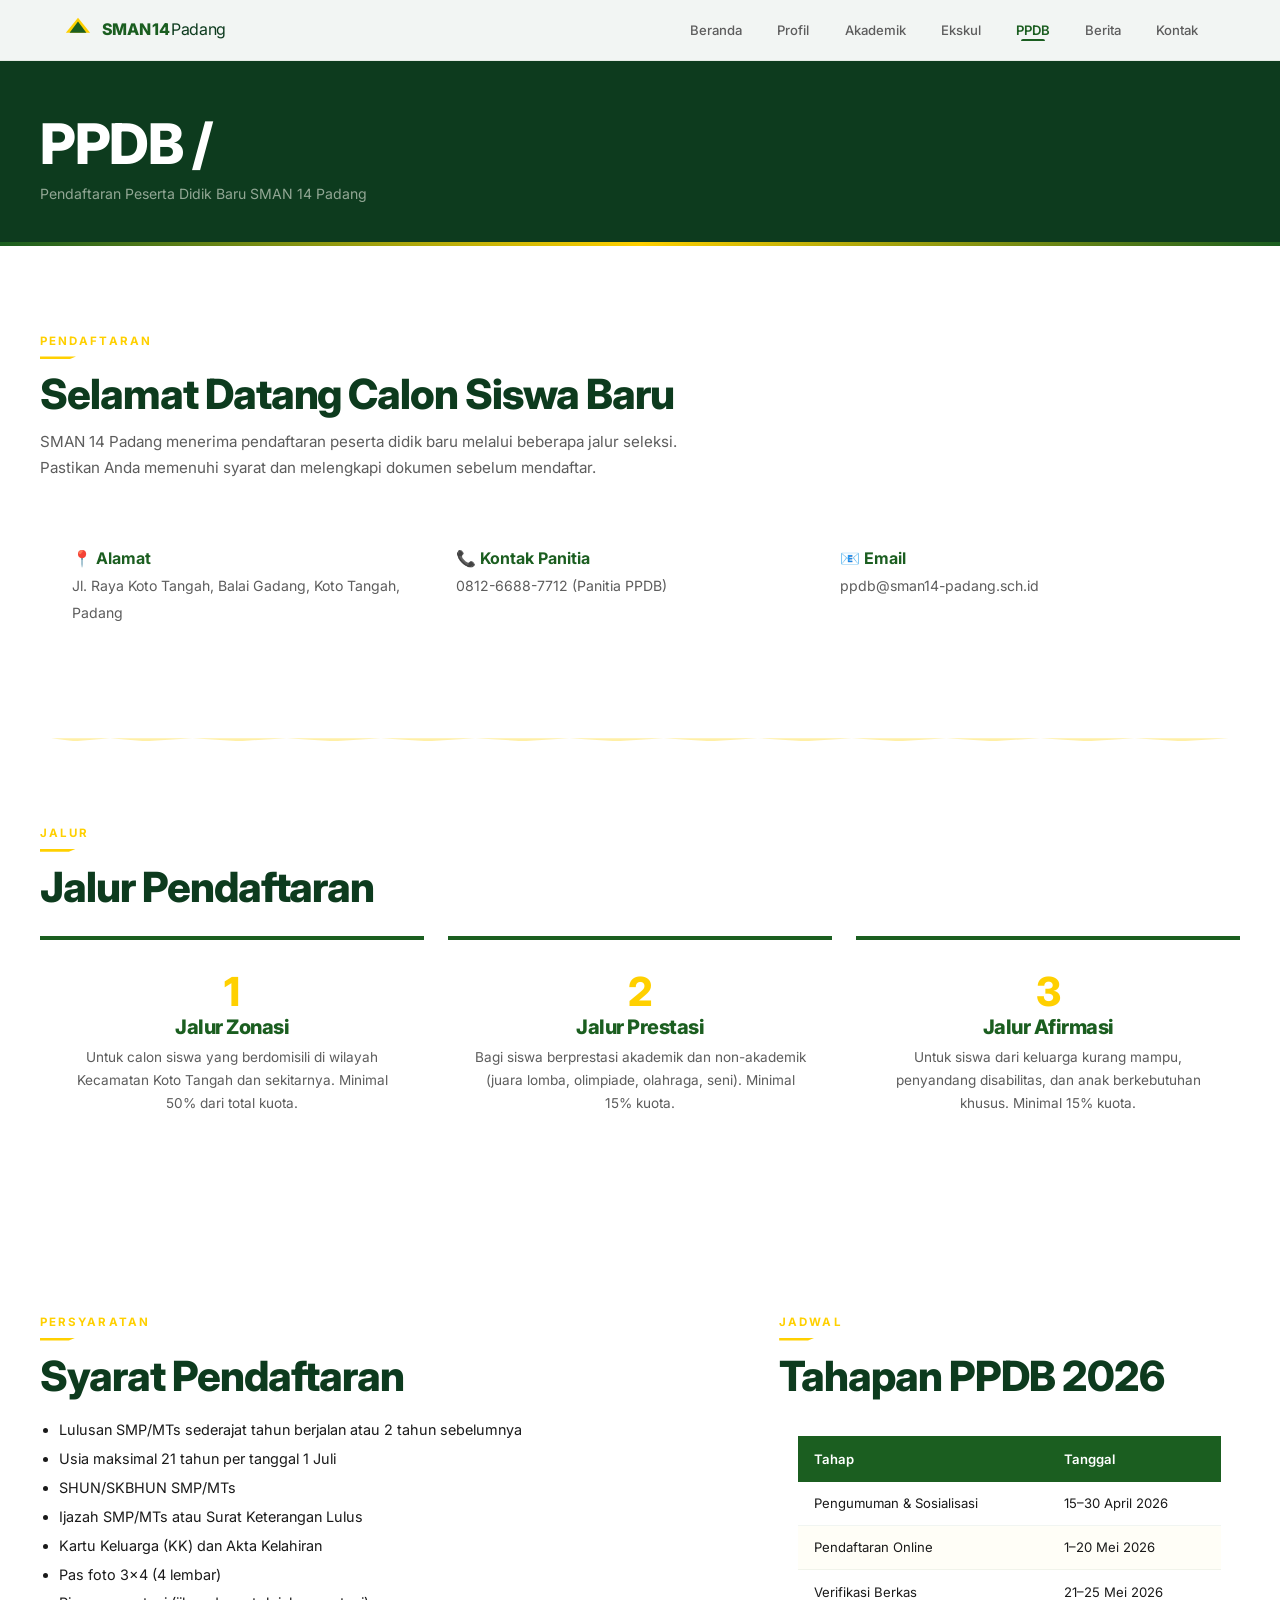
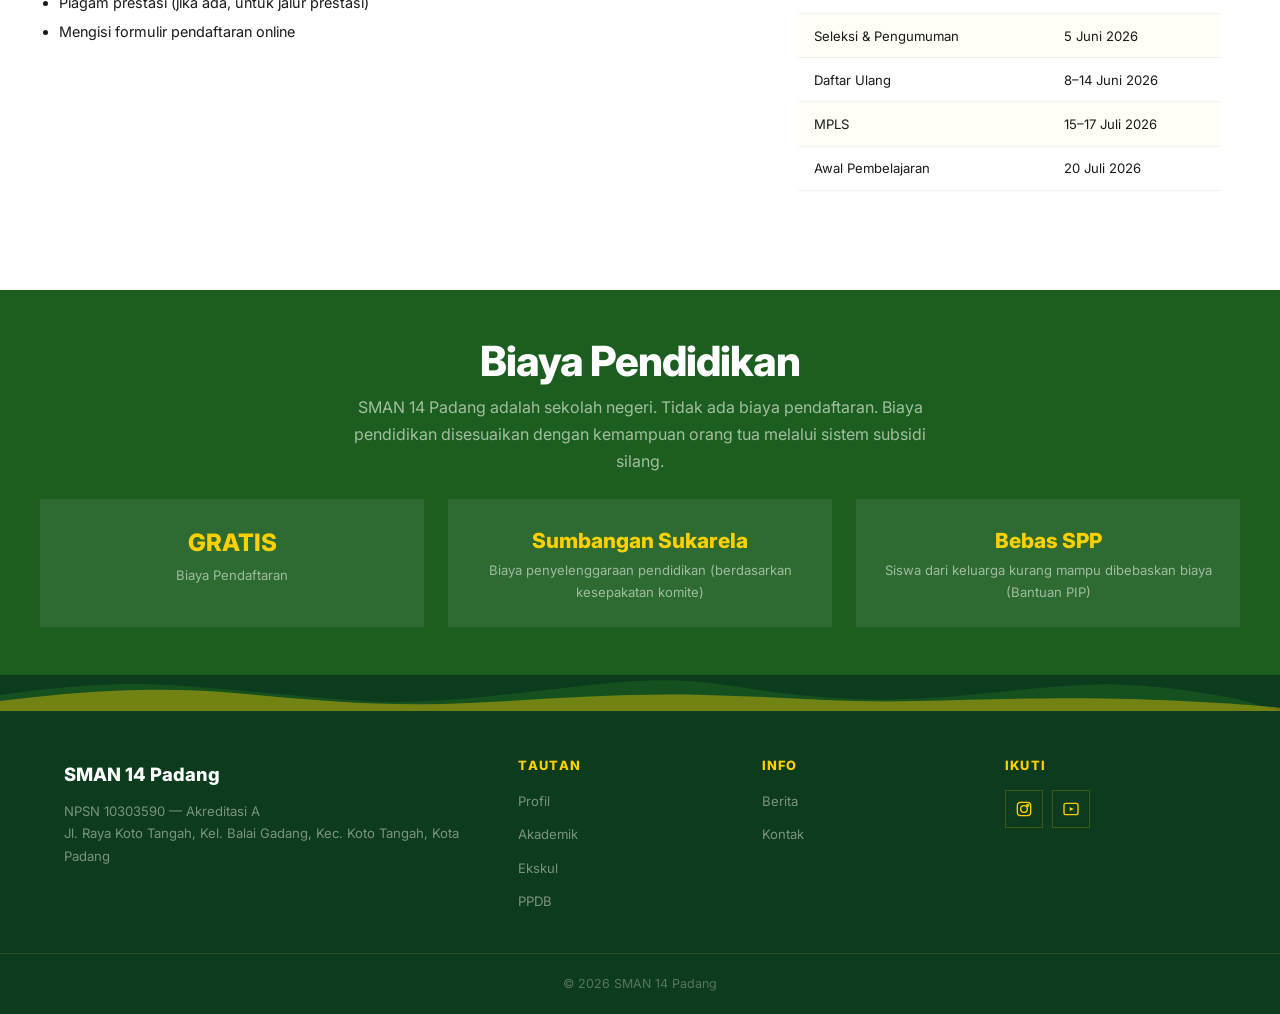
<file: ppdb.html>
<!DOCTYPE html>
<html lang="id">
<head>
<meta charset="UTF-8">
<meta name="viewport" content="width=device-width,initial-scale=1.0">
<title>PPDB <span id="ppdbYear"></span> — SMAN 14 Padang</title>
<meta name="description" content="Pendaftaran Peserta Didik Baru SMAN 14 Padang tahun 2026/2027. Jalur, syarat, jadwal, biaya, dan kontak panitia PPDB.">
<link rel="stylesheet" href="https://fonts.googleapis.com/css2?family=Inter:wght@300;400;500;600;700;800;900&display=swap">
<link rel="stylesheet" href="style.css">
</head>
<body>
<nav>
  <div class="nav-inner">
    <a href="index.html" class="nav-brand"><svg class="nav-brand-icon" viewBox="0 0 30 30" fill="none"><path d="M15 2L2 18h26L15 2z" fill="#FFD000"/><path d="M15 6L6 18h18L15 6z" fill="#1B5E20"/></svg> <span class="nav-brand-text">SMAN&thinsp;14&thinsp;<span>Padang</span></span></a>
    <button class="hamburger" aria-label="Menu" aria-expanded="false"><span></span><span></span><span></span></button>
    <ul class="nav-links">
      <li><a href="index.html">Beranda</a></li>
      <li><a href="profil.html">Profil</a></li>
      <li><a href="akademik.html">Akademik</a></li>
      <li><a href="ekskul.html">Ekskul</a></li>
      <li><a href="ppdb.html" class="active">PPDB</a></li>
      <li><a href="berita.html">Berita</a></li>
      <li><a href="kontak.html">Kontak</a></li>
    </ul>
  </div>
</nav>
<div class="breadcrumb">
  <div class="breadcrumb-inner">
    <h1>PPDB <span id="ppdbYear2"></span>/<span id="ppdbYear3"></span></h1>
    <p>Pendaftaran Peserta Didik Baru SMAN 14 Padang</p>
  </div>
</div>

<!-- PENDAHULUAN -->
<section>
  <div class="section-inner">
    <span class="section-label">Pendaftaran</span>
    <h2 style="margin-bottom:.6rem">Selamat Datang Calon Siswa Baru</h2>
    <p style="font-size:.95rem;color:var(--text-light);max-width:650px;margin-bottom:.5rem">SMAN 14 Padang menerima pendaftaran peserta didik baru melalui beberapa jalur seleksi. Pastikan Anda memenuhi syarat dan melengkapi dokumen sebelum mendaftar.</p>
    <div style="display:grid;grid-template-columns:repeat(auto-fit,minmax(200px,1fr));gap:1rem;margin-top:2rem;background:var(--white);padding:2rem">
      <div><span style="font-weight:700;display:block;color:var(--marawa)">📍 Alamat</span><span style="font-size:.88rem;color:var(--text-light)">Jl. Raya Koto Tangah, Balai Gadang, Koto Tangah, Padang</span></div>
      <div><span style="font-weight:700;display:block;color:var(--marawa)">📞 Kontak Panitia</span><span style="font-size:.88rem;color:var(--text-light)">0812-6688-7712 (Panitia PPDB)</span></div>
      <div><span style="font-weight:700;display:block;color:var(--marawa)">📧 Email</span><span style="font-size:.88rem;color:var(--text-light)">ppdb@sman14-padang.sch.id</span></div>
    </div>
  </div>
</section>

<!-- JALUR -->
<section style="background:var(--white)" class="section-drawn">
  <div class="section-inner">
    <span class="section-label">Jalur</span>
    <h2 style="margin-bottom:1.5rem">Jalur Pendaftaran</h2>
    <div class="jalur-grid">
      <div class="jalur-card">
        <div class="angka">1</div>
        <h4>Jalur Zonasi</h4>
        <p>Untuk calon siswa yang berdomisili di wilayah Kecamatan Koto Tangah dan sekitarnya. Minimal 50% dari total kuota.</p>
      </div>
      <div class="jalur-card">
        <div class="angka">2</div>
        <h4>Jalur Prestasi</h4>
        <p>Bagi siswa berprestasi akademik dan non-akademik (juara lomba, olimpiade, olahraga, seni). Minimal 15% kuota.</p>
      </div>
      <div class="jalur-card">
        <div class="angka">3</div>
        <h4>Jalur Afirmasi</h4>
        <p>Untuk siswa dari keluarga kurang mampu, penyandang disabilitas, dan anak berkebutuhan khusus. Minimal 15% kuota.</p>
      </div>
    </div>
  </div>
</section>

<!-- SYARAT -->
<section>
  <div class="section-inner">
    <div class="split">
      <div>
        <span class="section-label">Persyaratan</span>
        <h2 style="margin-bottom:1rem">Syarat Pendaftaran</h2>
        <ul style="font-size:.9rem;line-height:2;padding-left:1.2rem;color:var(--text)">
          <li>Lulusan SMP/MTs sederajat tahun berjalan atau 2 tahun sebelumnya</li>
          <li>Usia maksimal 21 tahun per tanggal 1 Juli</li>
          <li>SHUN/SKBHUN SMP/MTs</li>
          <li>Ijazah SMP/MTs atau Surat Keterangan Lulus</li>
          <li>Kartu Keluarga (KK) dan Akta Kelahiran</li>
          <li>Pas foto 3x4 (4 lembar)</li>
          <li>Piagam prestasi (jika ada, untuk jalur prestasi)</li>
          <li>Mengisi formulir pendaftaran online</li>
        </ul>
      </div>
      <div>
        <span class="section-label">Jadwal</span>
        <h2 style="margin-bottom:1rem">Tahapan PPDB <span>2026</span></h2>
        <div style="background:var(--white);padding:1.2rem">
          <table style="font-size:.82rem">
            <thead><tr><th>Tahap</th><th>Tanggal</th></tr></thead>
            <tbody>
              <tr><td>Pengumuman & Sosialisasi</td><td>15–30 April 2026</td></tr>
              <tr><td>Pendaftaran Online</td><td>1–20 Mei 2026</td></tr>
              <tr><td>Verifikasi Berkas</td><td>21–25 Mei 2026</td></tr>
              <tr><td>Seleksi & Pengumuman</td><td>5 Juni 2026</td></tr>
              <tr><td>Daftar Ulang</td><td>8–14 Juni 2026</td></tr>
              <tr><td>MPLS</td><td>15–17 Juli 2026</td></tr>
              <tr><td>Awal Pembelajaran</td><td>20 Juli 2026</td></tr>
            </tbody>
          </table>
        </div>
      </div>
    </div>
  </div>
</section>

<!-- BIAYA -->
<section style="background:var(--marawa);padding:3rem 1.5rem">
  <div class="section-inner" style="text-align:center">
    <h2 style="color:var(--white);margin-bottom:.5rem">Biaya Pendidikan</h2>
    <p style="color:rgba(255,255,245,.6);max-width:600px;margin:0 auto 1.5rem">SMAN 14 Padang adalah sekolah negeri. Tidak ada biaya pendaftaran. Biaya pendidikan disesuaikan dengan kemampuan orang tua melalui sistem subsidi silang.</p>
    <div style="display:grid;grid-template-columns:repeat(3,1fr);gap:1.5rem">
      <div style="background:rgba(255,255,255,.08);padding:1.5rem;border-radius:0">
        <div style="font-size:1.5rem;font-weight:800;color:var(--gold)">GRATIS</div>
        <p style="color:rgba(255,255,245,.55);font-size:.82rem">Biaya Pendaftaran</p>
      </div>
      <div style="background:rgba(255,255,255,.08);padding:1.5rem;border-radius:0">
        <div style="font-size:1.3rem;font-weight:800;color:var(--gold)">Sumbangan Sukarela</div>
        <p style="color:rgba(255,255,245,.55);font-size:.82rem">Biaya penyelenggaraan pendidikan (berdasarkan kesepakatan komite)</p>
      </div>
      <div style="background:rgba(255,255,255,.08);padding:1.5rem;border-radius:0">
        <div style="font-size:1.3rem;font-weight:800;color:var(--gold)">Bebas SPP</div>
        <p style="color:rgba(255,255,245,.55);font-size:.82rem">Siswa dari keluarga kurang mampu dibebaskan biaya (Bantuan PIP)</p>
      </div>
    </div>
  </div>
</section>

<footer>
  <div class="footer-sulaman"><svg viewBox="0 0 1200 36" preserveAspectRatio="none"><path d="M0 36V20c40-6 100-14 160-10s120 12 180 16 130-6 180-12 100-14 160-4 110 16 170 14 100-10 160-14 120 8 150 14l40 12H0z" fill="#1B5E20" opacity=".6"/><path d="M0 36V26c60-8 140-16 220-8s140 14 220 10 140-10 220-8 130 8 200 6 140-4 200-2 130 6 160 12H0z" fill="#FFD000" opacity=".4"/></svg></div>
  <div class="footer-inner">
    <div class="footer-brand"><div class="footer-logo">SMAN 14 Padang</div><p>NPSN 10303590 — Akreditasi A<br>Jl. Raya Koto Tangah, Kel. Balai Gadang, Kec. Koto Tangah, Kota Padang</p></div>
    <div class="footer-col"><h4>Tautan</h4><ul><li><a href="profil.html">Profil</a></li><li><a href="akademik.html">Akademik</a></li><li><a href="ekskul.html">Ekskul</a></li><li><a href="ppdb.html">PPDB</a></li></ul></div>
    <div class="footer-col"><h4>Info</h4><ul><li><a href="berita.html">Berita</a></li><li><a href="kontak.html">Kontak</a></li></ul></div>
    <div class="footer-col"><h4>Ikuti</h4><div class="social-links"><a href="#" class="social-link" aria-label="IG"><svg viewBox="0 0 24 24" fill="none" stroke="currentColor" stroke-width="2"><rect x="2" y="2" width="20" height="20" rx="5"/><circle cx="12" cy="12" r="5"/><circle cx="17.5" cy="6.5" r="1.5"/></svg></a><a href="#" class="social-link" aria-label="YT"><svg viewBox="0 0 24 24" fill="none" stroke="currentColor" stroke-width="2"><path d="M22.5 6.5a3 3 0 00-3-3h-15a3 3 0 00-3 3v11a3 3 0 003 3h15a3 3 0 003-3V6.5z"/><polygon points="10,9 16,12 10,15" fill="currentColor" stroke="none"/></svg></a></div></div>
  </div>
  <div class="footer-bottom">© 2026 SMAN 14 Padang</div>
</footer>
<script src="script.js"></script>
</body>
</html>
</file>
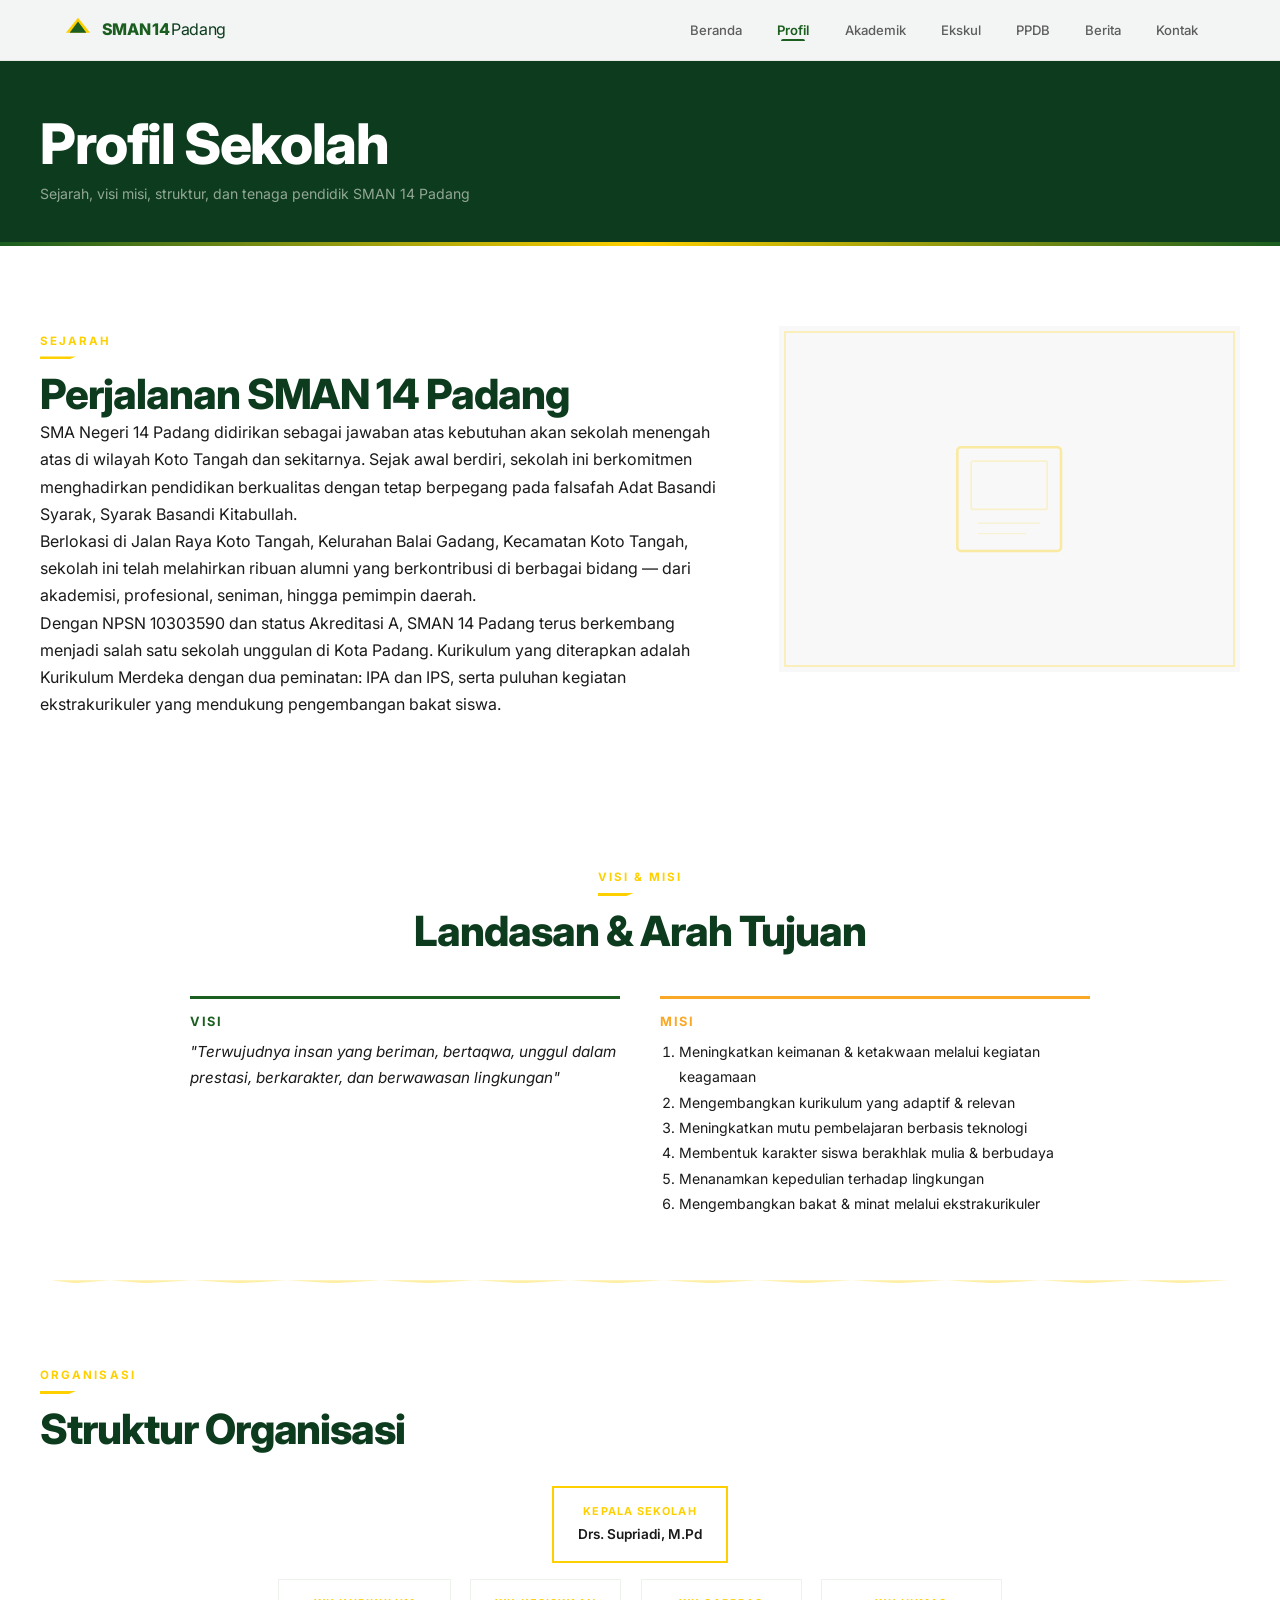
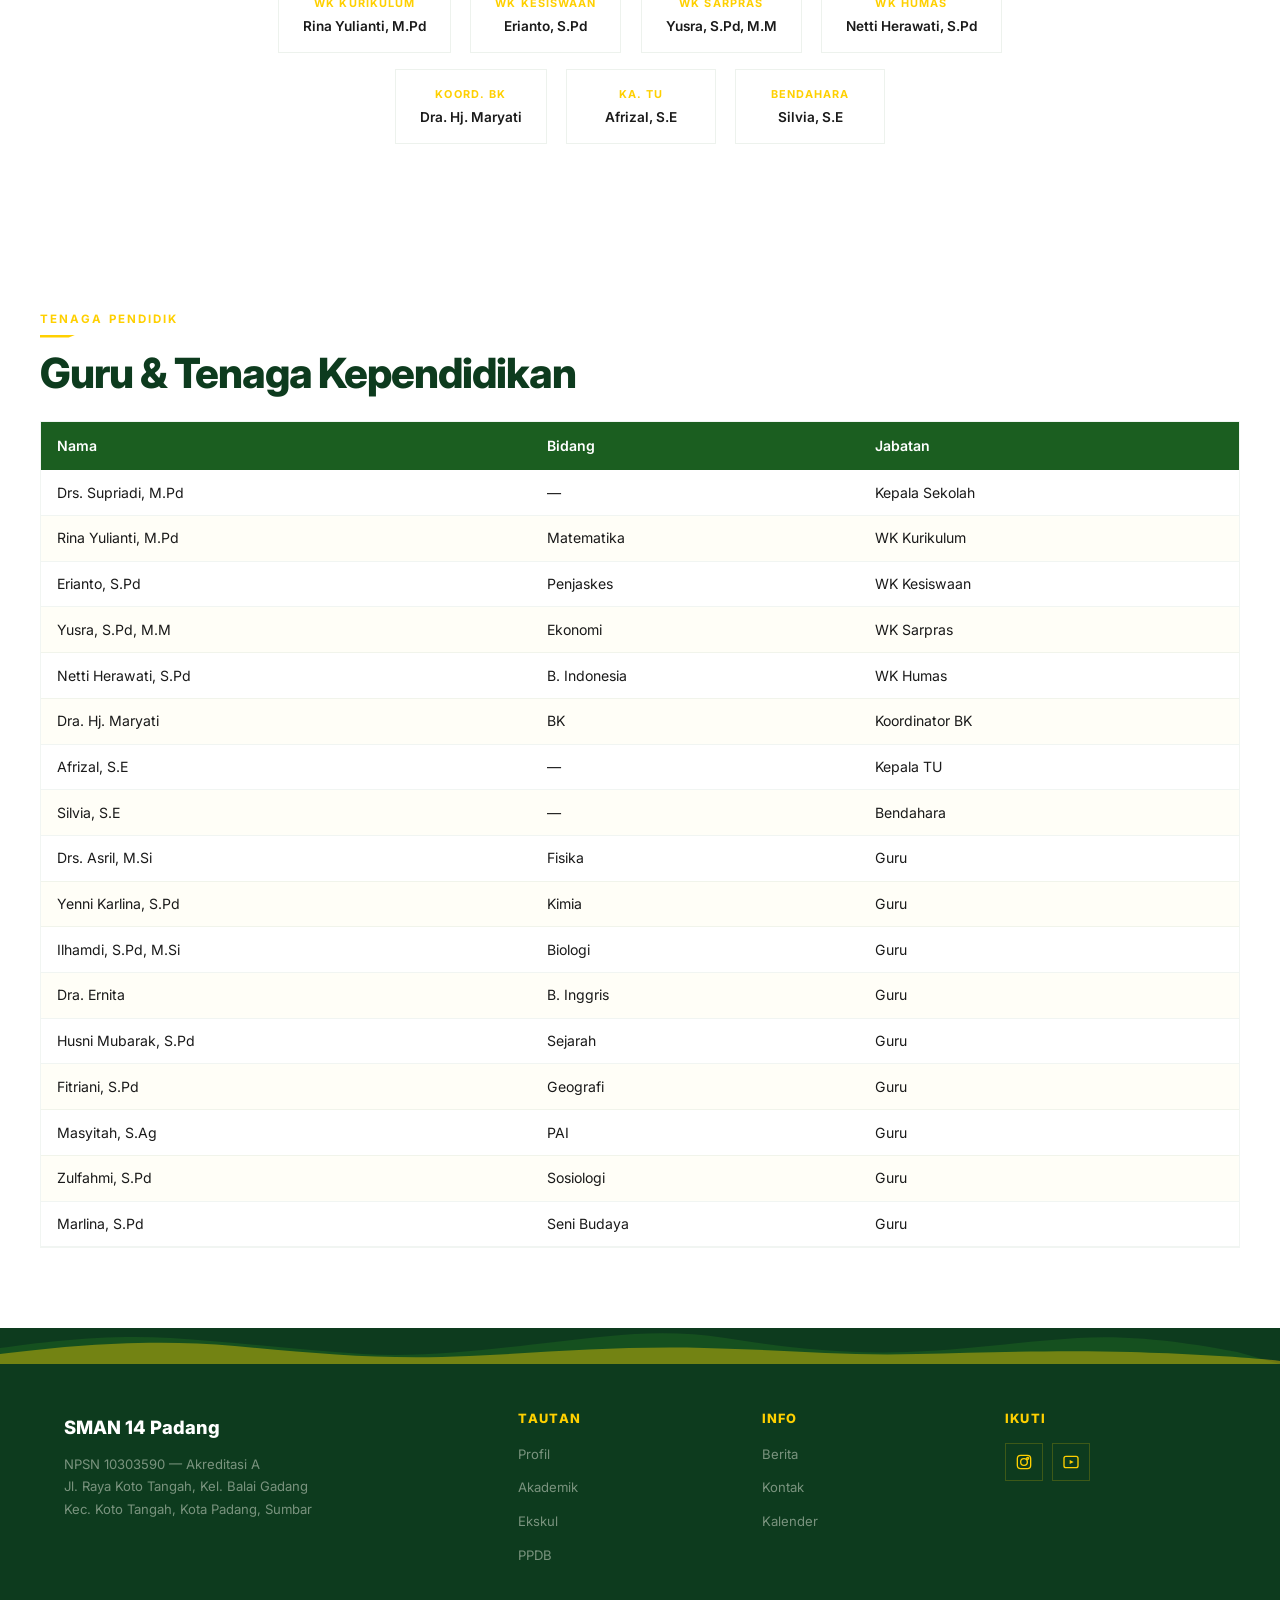
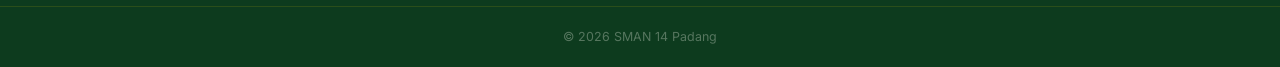
<file: profil.html>
<!DOCTYPE html>
<html lang="id">
<head>
<meta charset="UTF-8">
<meta name="viewport" content="width=device-width,initial-scale=1.0">
<title>Profil — SMAN 14 Padang</title>
<meta name="description" content="Profil SMA Negeri 14 Padang: sejarah, visi misi, struktur organisasi, data guru dan tenaga kependidikan.">
<link rel="stylesheet" href="https://fonts.googleapis.com/css2?family=Inter:wght@300;400;500;600;700;800;900&display=swap">
<link rel="stylesheet" href="style.css">
</head>
<body>

<!-- NAV -->
<nav>
  <div class="nav-inner">
    <a href="index.html" class="nav-brand">
      <svg class="nav-brand-icon" viewBox="0 0 30 30" fill="none"><path d="M15 2L2 18h26L15 2z" fill="#FFD000"/><path d="M15 6L6 18h18L15 6z" fill="#1B5E20"/></svg>
      <span class="nav-brand-text">SMAN&thinsp;14&thinsp;<span>Padang</span></span>
    </a>
    <button class="hamburger" aria-label="Menu" aria-expanded="false"><span></span><span></span><span></span></button>
    <ul class="nav-links">
      <li><a href="index.html">Beranda</a></li>
      <li><a href="profil.html" class="active">Profil</a></li>
      <li><a href="akademik.html">Akademik</a></li>
      <li><a href="ekskul.html">Ekskul</a></li>
      <li><a href="ppdb.html">PPDB</a></li>
      <li><a href="berita.html">Berita</a></li>
      <li><a href="kontak.html">Kontak</a></li>
    </ul>
  </div>
</nav>

<!-- BREADCRUMB -->
<div class="breadcrumb">
  <div class="breadcrumb-inner">
    <h1>Profil Sekolah</h1>
    <p>Sejarah, visi misi, struktur, dan tenaga pendidik SMAN 14 Padang</p>
  </div>
</div>

<!-- SEJARAH -->
<section>
  <div class="section-inner">
    <div class="split">
      <div>
        <span class="section-label">Sejarah</span>
        <h2>Perjalanan SMAN 14 Padang</h2>
        <p>SMA Negeri 14 Padang didirikan sebagai jawaban atas kebutuhan akan sekolah menengah atas di wilayah Koto Tangah dan sekitarnya. Sejak awal berdiri, sekolah ini berkomitmen menghadirkan pendidikan berkualitas dengan tetap berpegang pada falsafah Adat Basandi Syarak, Syarak Basandi Kitabullah.</p>
        <p>Berlokasi di Jalan Raya Koto Tangah, Kelurahan Balai Gadang, Kecamatan Koto Tangah, sekolah ini telah melahirkan ribuan alumni yang berkontribusi di berbagai bidang — dari akademisi, profesional, seniman, hingga pemimpin daerah.</p>
        <p>Dengan NPSN 10303590 dan status Akreditasi A, SMAN 14 Padang terus berkembang menjadi salah satu sekolah unggulan di Kota Padang. Kurikulum yang diterapkan adalah Kurikulum Merdeka dengan dua peminatan: IPA dan IPS, serta puluhan kegiatan ekstrakurikuler yang mendukung pengembangan bakat siswa.</p>
      </div>
      <div class="img-frame img-frame-4x3">
        <svg class="placeholder" viewBox="0 0 80 80" fill="none"><rect x="10" y="10" width="60" height="60" rx="2" stroke="currentColor" stroke-width="1.5"/><rect x="18" y="18" width="44" height="28" rx="1" stroke="currentColor" stroke-width="1" opacity=".5"/><path d="M22 54h36" stroke="currentColor" stroke-width=".8" opacity=".4"/><path d="M22 60h28" stroke="currentColor" stroke-width=".8" opacity=".4"/></svg>
      </div>
    </div>
  </div>
</section>

<!-- VISI MISI -->
<section style="padding:4rem 1.5rem">
  <div class="section-inner">
    <div style="text-align:center;margin-bottom:2.5rem">
      <span class="section-label">Visi &amp; Misi</span>
      <h2>Landasan &amp; Arah Tujuan</h2>
    </div>
    <div style="display:grid;grid-template-columns:1fr 1fr;gap:2.5rem;align-items:start;max-width:900px;margin:0 auto">
      <div style="border-top:3px solid var(--marawa);padding-top:1rem">
        <h3 style="font-size:.8rem;font-weight:700;text-transform:uppercase;letter-spacing:.12em;color:var(--marawa);margin-bottom:.6rem">Visi</h3>
        <p style="font-size:.95rem;color:var(--text);line-height:1.7;font-style:italic;margin:0">
          "Terwujudnya insan yang beriman, bertaqwa, unggul dalam prestasi, berkarakter, dan berwawasan lingkungan"
        </p>
      </div>
      <div style="border-top:3px solid var(--gold-dark);padding-top:1rem">
        <h3 style="font-size:.8rem;font-weight:700;text-transform:uppercase;letter-spacing:.12em;color:var(--gold-dark);margin-bottom:.6rem">Misi</h3>
        <ol style="margin:0;padding-left:1.2rem;font-size:.88rem;color:var(--text);line-height:1.8">
          <li>Meningkatkan keimanan &amp; ketakwaan melalui kegiatan keagamaan</li>
          <li>Mengembangkan kurikulum yang adaptif &amp; relevan</li>
          <li>Meningkatkan mutu pembelajaran berbasis teknologi</li>
          <li>Membentuk karakter siswa berakhlak mulia &amp; berbudaya</li>
          <li>Menanamkan kepedulian terhadap lingkungan</li>
          <li>Mengembangkan bakat &amp; minat melalui ekstrakurikuler</li>
        </ol>
      </div>
    </div>
  </div>
</section>

<!-- STRUKTUR ORGANISASI -->
<section class="section-drawn">
  <div class="section-inner">
    <span class="section-label">Organisasi</span>
    <h2 style="margin-bottom:2rem">Struktur Organisasi</h2>
    <div class="struktur">
      <div class="struktur-row">
        <div class="struktur-card utama"><div class="jabatan">Kepala Sekolah</div><div class="nama">Drs. Supriadi, M.Pd</div></div>
      </div>
      <div class="struktur-row">
        <div class="struktur-card"><div class="jabatan">WK Kurikulum</div><div class="nama">Rina Yulianti, M.Pd</div></div>
        <div class="struktur-card"><div class="jabatan">WK Kesiswaan</div><div class="nama">Erianto, S.Pd</div></div>
        <div class="struktur-card"><div class="jabatan">WK Sarpras</div><div class="nama">Yusra, S.Pd, M.M</div></div>
        <div class="struktur-card"><div class="jabatan">WK Humas</div><div class="nama">Netti Herawati, S.Pd</div></div>
      </div>
      <div class="struktur-row">
        <div class="struktur-card"><div class="jabatan">Koord. BK</div><div class="nama">Dra. Hj. Maryati</div></div>
        <div class="struktur-card"><div class="jabatan">Ka. TU</div><div class="nama">Afrizal, S.E</div></div>
        <div class="struktur-card"><div class="jabatan">Bendahara</div><div class="nama">Silvia, S.E</div></div>
      </div>
    </div>
  </div>
</section>

<!-- DATA GURU -->
<section>
  <div class="section-inner">
    <span class="section-label">Tenaga Pendidik</span>
    <h2 style="margin-bottom:1.5rem">Guru &amp; Tenaga Kependidikan</h2>
    <div class="table-wrap">
      <table>
        <thead><tr><th>Nama</th><th>Bidang</th><th>Jabatan</th></tr></thead>
        <tbody>
          <tr><td>Drs. Supriadi, M.Pd</td><td>—</td><td>Kepala Sekolah</td></tr>
          <tr><td>Rina Yulianti, M.Pd</td><td>Matematika</td><td>WK Kurikulum</td></tr>
          <tr><td>Erianto, S.Pd</td><td>Penjaskes</td><td>WK Kesiswaan</td></tr>
          <tr><td>Yusra, S.Pd, M.M</td><td>Ekonomi</td><td>WK Sarpras</td></tr>
          <tr><td>Netti Herawati, S.Pd</td><td>B. Indonesia</td><td>WK Humas</td></tr>
          <tr><td>Dra. Hj. Maryati</td><td>BK</td><td>Koordinator BK</td></tr>
          <tr><td>Afrizal, S.E</td><td>—</td><td>Kepala TU</td></tr>
          <tr><td>Silvia, S.E</td><td>—</td><td>Bendahara</td></tr>
          <tr><td>Drs. Asril, M.Si</td><td>Fisika</td><td>Guru</td></tr>
          <tr><td>Yenni Karlina, S.Pd</td><td>Kimia</td><td>Guru</td></tr>
          <tr><td>Ilhamdi, S.Pd, M.Si</td><td>Biologi</td><td>Guru</td></tr>
          <tr><td>Dra. Ernita</td><td>B. Inggris</td><td>Guru</td></tr>
          <tr><td>Husni Mubarak, S.Pd</td><td>Sejarah</td><td>Guru</td></tr>
          <tr><td>Fitriani, S.Pd</td><td>Geografi</td><td>Guru</td></tr>
          <tr><td>Masyitah, S.Ag</td><td>PAI</td><td>Guru</td></tr>
          <tr><td>Zulfahmi, S.Pd</td><td>Sosiologi</td><td>Guru</td></tr>
          <tr><td>Marlina, S.Pd</td><td>Seni Budaya</td><td>Guru</td></tr>
        </tbody>
      </table>
    </div>
  </div>
</section>

<!-- FOOTER -->
<footer>
  <div class="footer-sulaman">
    <svg viewBox="0 0 1200 36" preserveAspectRatio="none"><path d="M0 36V20c40-6 100-14 160-10s120 12 180 16 130-6 180-12 100-14 160-4 110 16 170 14 100-10 160-14 120 8 150 14l40 12H0z" fill="#1B5E20" opacity=".6"/><path d="M0 36V26c60-8 140-16 220-8s140 14 220 10 140-10 220-8 130 8 200 6 140-4 200-2 130 6 160 12H0z" fill="#FFD000" opacity=".4"/></svg>
  </div>
  <div class="footer-inner">
    <div class="footer-brand">
      <div class="footer-logo">SMAN 14 Padang</div>
      <p>NPSN 10303590 — Akreditasi A<br>Jl. Raya Koto Tangah, Kel. Balai Gadang<br>Kec. Koto Tangah, Kota Padang, Sumbar</p>
    </div>
    <div class="footer-col"><h4>Tautan</h4><ul><li><a href="profil.html">Profil</a></li><li><a href="akademik.html">Akademik</a></li><li><a href="ekskul.html">Ekskul</a></li><li><a href="ppdb.html">PPDB</a></li></ul></div>
    <div class="footer-col"><h4>Info</h4><ul><li><a href="berita.html">Berita</a></li><li><a href="kontak.html">Kontak</a></li><li><a href="#">Kalender</a></li></ul></div>
    <div class="footer-col"><h4>Ikuti</h4><div class="social-links"><a href="#" class="social-link" aria-label="IG"><svg viewBox="0 0 24 24" fill="none" stroke="currentColor" stroke-width="2"><rect x="2" y="2" width="20" height="20" rx="5"/><circle cx="12" cy="12" r="5"/><circle cx="17.5" cy="6.5" r="1.5"/></svg></a><a href="#" class="social-link" aria-label="YT"><svg viewBox="0 0 24 24" fill="none" stroke="currentColor" stroke-width="2"><path d="M22.5 6.5a3 3 0 00-3-3h-15a3 3 0 00-3 3v11a3 3 0 003 3h15a3 3 0 003-3V6.5z"/><polygon points="10,9 16,12 10,15" fill="currentColor" stroke="none"/></svg></a></div></div>
  </div>
  <div class="footer-bottom">© 2026 SMAN 14 Padang</div>
</footer>

<script src="script.js"></script>
</body>
</html>
</file>
<file: style.css>
/* ============================================
   SMAN 14 Padang — Desain Minangkabau
   Motif gonjong, songket, marawa
   Bukan template generic
   ============================================ */

/* --- Fonts --- */
@import url('https://fonts.googleapis.com/css2?family=Inter:wght@300;400;500;600;700;800;900&family=Plus+Jakarta+Sans:wght@800&display=swap');

:root {
  --green: #1B5E20;
  --green-dark: #0D3B1E;
  --green-light: #2E7D32;
  --yellow: #FFD000;
  --yellow-light: #FFE44D;
  --yellow-dark: #F9A825;
  --cream: #FFFFFF;
  --cream-dark: #F8F8F8;
  --dark: #0D3B1E;
  --dark-soft: #1B5E20;
  --text: #1A1A1A;
  --text-light: #5D5D5D;
  --white: #FFFFFF;
  /* alias biar gak perlu ganti semua referensi */
  --marawa: var(--green);
  --marawa-dark: var(--green-dark);
  --marawa-light: var(--green-light);
  --gold: var(--yellow);
  --gold-light: var(--yellow-light);
  --gold-dark: var(--yellow-dark);
  --font: 'Inter', sans-serif;
  --font-heading: 'Inter', sans-serif;
}

*,*::before,*::after{box-sizing:border-box;margin:0;padding:0}
html{scroll-behavior:smooth}
body{
  font-family:var(--font);
  background:var(--cream);
  color:var(--text);
  line-height:1.7;
  overflow-x:hidden
}

/* --- Songket pattern overlay --- */
body::before{
  content:'';
  position:fixed;inset:0;
  background-image:
    repeating-conic-gradient(rgba(27,94,32,.03) 0% 25%,transparent 0% 50%) 0 0 / 60px 60px,
    repeating-linear-gradient(45deg,transparent 46%,rgba(255,208,0,.05) 46%,rgba(255,208,0,.05) 54%,transparent 54%) 0 0 / 80px 80px,
    repeating-linear-gradient(0deg,transparent,transparent 40px,rgba(27,94,32,.02) 40px,rgba(27,94,32,.02) 41px);
  pointer-events:none;z-index:0
}

/* ============ TYPOGRAPHY ============ */
h1,h2,h3,h4{font-family:var(--font-heading);font-weight:800;letter-spacing:-.025em;line-height:1.15;color:var(--dark)}
h1{font-size:clamp(2rem,5vw,3.5rem)}
h2{font-size:clamp(1.5rem,3.5vw,2.6rem)}
h3{font-size:clamp(1.15rem,2.5vw,1.75rem)}
h4{font-size:clamp(1rem,2vw,1.25rem)}

.section-label{
  display:inline-block;font-size:.72rem;font-weight:700;text-transform:uppercase;
  letter-spacing:.18em;color:var(--gold);margin-bottom:.75rem;position:relative
}
.section-label::after{
  content:'';display:block;width:36px;height:3px;background:var(--gold);
  margin-top:5px;clip-path:polygon(0 0,100% 0,80% 100%,0 100%)
}

/* ============ NAVIGATION ============ */
nav{
  position:fixed;top:0;left:0;right:0;z-index:1000;
  background:rgba(255,255,255,.95);backdrop-filter:blur(18px);
  border-bottom:1px solid rgba(27,94,32,.07);
  transition:all .3s ease
}
nav .nav-inner{
  max-width:1200px;margin:0 auto;padding:0 1.5rem;
  display:flex;justify-content:space-between;align-items:center;height:60px
}
nav.scrolled .nav-inner{height:52px}
.nav-brand{display:flex;align-items:center;gap:.6rem;text-decoration:none}
.nav-brand-icon{width:28px;height:28px;flex-shrink:0}
.nav-brand-text{
  font-size:1rem;font-weight:800;color:var(--green);
  letter-spacing:-.02em
}
.nav-brand-text span{color:var(--green-dark);font-weight:400}
.nav-links{display:flex;gap:0;list-style:none;align-items:center;height:100%}
.nav-links a{
  position:relative;display:flex;align-items:center;height:100%;
  color:var(--text-light);text-decoration:none;padding:0 1.1rem;
  font-size:.82rem;font-weight:500;transition:color .25s
}
.nav-links a::after{
  content:'';position:absolute;bottom:0;left:50%;transform:translateX(-50%);
  width:0;height:2.5px;border-radius:3px 3px 0 0;
  background:var(--green);transition:width .25s ease
}
.nav-links a:hover{color:var(--green)}
.nav-links a:hover::after{width:20px}
.nav-links a.active{color:var(--green);font-weight:600}
.nav-links a.active::after{width:24px;background:var(--green)}
.hamburger{
  display:none;background:none;border:none;cursor:pointer;
  padding:4px;flex-direction:column;gap:4px
}
.hamburger span{display:block;width:20px;height:2px;background:var(--green);border-radius:2px;transition:all .3s}

/* ============ GONJONG ROOF DECO ============ */
.gonjong-roof{display:block;width:100%;line-height:0}
.gonjong-roof svg{display:block;width:100%;height:auto}

/* ============ HERO ============ */
.hero{
  position:relative;min-height:85vh;display:flex;align-items:center;
  background:linear-gradient(155deg,var(--dark) 0%,var(--dark-soft) 55%,var(--green-dark) 100%);
  overflow:hidden;padding-top:80px
}
.hero-pattern{
  position:absolute;top:0;right:0;width:55%;height:100%;
  background:
    radial-gradient(ellipse at 70% 20%,rgba(255,208,0,.08) 0%,transparent 60%),
    repeating-linear-gradient(55deg,transparent,transparent 75px,rgba(255,208,0,.04) 75px,rgba(255,208,0,.04) 77px);
  pointer-events:none
}
.hero::before{
  content:'';position:absolute;bottom:0;left:0;right:0;height:5px;
  background:linear-gradient(90deg,var(--green),var(--yellow),var(--green));
  clip-path:polygon(0 0,3% 100%,7% 0,11% 100%,15% 0,19% 100%,23% 0,27% 100%,31% 0,35% 100%,39% 0,43% 100%,47% 0,51% 100%,55% 0,59% 100%,63% 0,67% 100%,71% 0,75% 100%,79% 0,83% 100%,87% 0,91% 100%,95% 0,100% 100%)
}
.hero-inner{
  position:relative;z-index:2;max-width:1200px;margin:0 auto;padding:0 1.5rem;
  display:grid;grid-template-columns:1.3fr .7fr;gap:3rem;align-items:center;width:100%
}
.hero-text h1{color:var(--white);font-size:clamp(2.2rem,5.5vw,3.8rem);line-height:1.08;margin-bottom:1rem}
.hero-text h1 .hl{color:var(--gold);position:relative}
.hero-text h1 .hl::after{content:'';position:absolute;bottom:2px;left:0;right:0;height:5px;background:var(--gold);opacity:.25;border-radius:3px}
.hero-text p{color:rgba(255,255,245,.65);font-size:1rem;line-height:1.7;margin-bottom:2rem;max-width:88%}
.hero-deco{display:flex;justify-content:center;align-items:center}
.hero-deco svg{width:100%;max-width:320px;height:auto;opacity:.12}

/* ============ BUTTONS ============ */
.btn{
  display:inline-block;padding:.75rem 2rem;font-family:var(--font);font-weight:600;
  font-size:.88rem;text-decoration:none;border:none;cursor:pointer;transition:all .3s ease
}
.btn-primary{
  background:var(--gold);color:var(--dark);
  clip-path:polygon(0 0,94% 0,100% 25%,100% 75%,94% 100%,0 100%,6% 75%,6% 25%);
  padding:.8rem 2.1rem
}
.btn-primary:hover{background:var(--gold-light);transform:translateY(-2px);box-shadow:0 8px 25px rgba(255,208,0,.3)}
.btn-outline{
  background:transparent;color:var(--gold);border:2px solid var(--gold);
  clip-path:polygon(0 0,94% 0,100% 25%,100% 75%,94% 100%,0 100%,6% 75%,6% 25%);
  padding:.75rem 2rem
}
.btn-outline:hover{background:var(--gold);color:var(--dark)}

/* ============ SECTIONS ============ */
section{position:relative;z-index:1;padding:5rem 1.5rem}
.section-inner{max-width:1200px;margin:0 auto}
.section-offset-right .section-inner{margin-right:0;margin-left:auto;max-width:960px}
.section-offset-left .section-inner{margin-left:0;margin-right:auto;max-width:960px}

/* Hand-drawn border */
.section-drawn::before{
  content:'';position:absolute;top:0;left:4%;right:4%;height:3px;
  background:var(--gold);opacity:.35;
  clip-path:polygon(0 0,2% 100%,5% 0,8% 100%,12% 0,16% 100%,20% 0,24% 100%,28% 0,32% 100%,36% 0,40% 100%,44% 0,48% 100%,52% 0,56% 100%,60% 0,64% 100%,68% 0,72% 100%,76% 0,80% 100%,84% 0,88% 100%,92% 0,96% 100%,100% 0)
}

/* ============ SPLIT LAYOUT ============ */
.split{display:grid;grid-template-columns:1.2fr .8fr;gap:3rem;align-items:start}
.split.swap{grid-template-columns:.8fr 1.2fr}

/* ============ WELCOME ============ */
.welcome p{margin-bottom:1rem;font-size:1.05rem;color:var(--text)}
.signature{margin-top:2rem;padding-left:1rem;border-left:3px solid var(--gold)}
.signature .name{font-weight:700;font-size:1.05rem;color:var(--marawa)}
.signature .title{font-size:.82rem;color:var(--text-light)}

/* ============ IMAGE FRAME ============ */
.img-frame{
  position:relative;background:var(--cream-dark);
  display:flex;align-items:center;justify-content:center;overflow:hidden
}
.img-frame::before{
  content:'';position:absolute;top:5px;left:5px;right:5px;bottom:5px;
  border:2px solid var(--gold);opacity:.25;pointer-events:none;z-index:1
}
.img-frame-3x2{aspect-ratio:3/2}
.img-frame-4x3{aspect-ratio:4/3}
.img-frame-1x1{aspect-ratio:1/1}
.img-frame .placeholder{width:40%;height:40%;color:var(--gold);opacity:.35}

/* ============ BERITA GRID ============ */
.news{display:grid;grid-template-columns:1.2fr .9fr .9fr;gap:1.5rem}
.news-card{background:var(--white);position:relative;overflow:hidden;transition:all .4s;border:1px solid rgba(27,94,32,.06)}
.news-card:hover{transform:translateY(-4px);box-shadow:0 8px 25px rgba(0,0,0,.08)}
.news-card:first-child{grid-row:span 2}
.news-card-img{width:100%;aspect-ratio:16/10;background:var(--cream-dark);display:flex;align-items:center;justify-content:center;overflow:hidden}
.news-card-img svg{width:30%;height:30%;opacity:.25;color:var(--marawa)}
.news-card-body{padding:1rem 1.2rem 1.2rem}
.news-date{font-size:.72rem;text-transform:uppercase;letter-spacing:.08em;color:var(--gold);font-weight:600}
.news-card-body h3{font-size:.95rem;margin:.4rem 0;font-weight:700}
.news-card-body h3 a{color:var(--dark);text-decoration:none}
.news-card-body h3 a:hover{color:var(--marawa)}
.news-card-body p{font-size:.82rem;color:var(--text-light);line-height:1.5}
.news-card:first-child .news-card-body h3{font-size:1.25rem}

/* ============ ARTICLE LIST ============ */
.article-list{display:flex;flex-direction:column;gap:1.5rem}
.article-item{
  display:grid;grid-template-columns:260px 1fr;gap:1.5rem;
  background:var(--white);padding:1.5rem;transition:all .3s;
  border:1px solid rgba(27,94,32,.06)
}
.article-item:hover{box-shadow:0 4px 15px rgba(0,0,0,.06)}
.article-item .img-frame{width:100%;aspect-ratio:3/2}
.article-item .article-content h3{margin-bottom:.4rem;font-size:1.1rem}
.article-item .article-content h3 a{color:var(--dark);text-decoration:none}
.article-item .article-content h3 a:hover{color:var(--marawa)}
.article-item .article-content p{font-size:.88rem;color:var(--text-light)}

/* ============ EKSKUL GRID ============ */
.ekskul-grid{display:grid;grid-template-columns:repeat(4,1fr);gap:1.2rem}
.ekskul-card{
  background:var(--white);padding:1.5rem 1rem;text-align:center;
  transition:all .3s;position:relative;overflow:hidden;
  border:1px solid rgba(27,94,32,.06)
}
.ekskul-card::before{content:'';position:absolute;top:0;left:0;right:0;height:3px;background:linear-gradient(90deg,var(--marawa),var(--gold))}
.ekskul-card:hover{transform:translateY(-4px);box-shadow:0 8px 20px rgba(0,0,0,.08)}
.ekskul-card:nth-child(3n){transform:translateY(20px)}
.ekskul-card:nth-child(5n+2){transform:translateY(10px)}
.ekskul-icon{width:46px;height:46px;margin:0 auto .7rem;color:var(--marawa)}
.ekskul-card h4{font-size:.88rem;margin-bottom:.25rem}
.ekskul-card p{font-size:.74rem;color:var(--text-light)}

/* ============ PPDB ============ */
.jalur-grid{display:grid;grid-template-columns:repeat(3,1fr);gap:1.5rem}
.jalur-card{background:var(--white);padding:2rem 1.5rem;text-align:center;border-top:4px solid var(--marawa)}
.jalur-card .angka{font-size:2.5rem;font-weight:800;color:var(--gold);line-height:1;margin-bottom:.3rem}
.jalur-card h4{color:var(--marawa);margin-bottom:.4rem}
.jalur-card p{font-size:.85rem;color:var(--text-light)}

/* ============ TABLE ============ */
.table-wrap{overflow-x:auto;background:var(--white);border:1px solid rgba(27,94,32,.06)}
table{width:100%;border-collapse:collapse;font-size:.88rem}
th{background:var(--marawa);color:var(--white);font-weight:600;text-align:left;padding:.75rem 1rem}
td{padding:.65rem 1rem;border-bottom:1px solid rgba(27,94,32,.06)}
tr:nth-child(even) td{background:rgba(255,208,0,.03)}

/* ============ STRUKTUR ============ */
.struktur{display:flex;flex-direction:column;align-items:center;gap:1rem}
.struktur-row{display:flex;justify-content:center;gap:1.2rem;flex-wrap:wrap}
.struktur-card{
  background:var(--white);padding:.9rem 1.5rem;text-align:center;
  min-width:150px;border:1px solid rgba(27,94,32,.08)
}
.struktur-card .jabatan{font-size:.68rem;text-transform:uppercase;letter-spacing:.1em;color:var(--gold);font-weight:700;margin-bottom:.15rem}
.struktur-card .nama{font-weight:600;font-size:.85rem}
.struktur-card.utama{border-color:var(--gold);border-width:2px}

/* ============ CONTACT ============ */
.contact-grid{display:grid;grid-template-columns:1fr 1fr;gap:3rem}
.form-group{margin-bottom:1.2rem}
.form-group label{display:block;font-size:.78rem;font-weight:600;margin-bottom:.3rem;color:var(--text)}
.form-group input,.form-group textarea{
  width:100%;padding:.7rem 1rem;background:var(--white);
  border:2px solid rgba(27,94,32,.08);font-family:var(--font);font-size:.9rem;transition:border-color .3s
}
.form-group input:focus,.form-group textarea:focus{outline:none;border-color:var(--gold)}
.form-group textarea{min-height:120px;resize:vertical}
.contact-info{padding:2rem;background:var(--white);border:1px solid rgba(27,94,32,.06)}
.contact-item{display:flex;gap:.8rem;margin-bottom:1rem;font-size:.9rem}
.contact-icon{width:20px;height:20px;color:var(--marawa);flex-shrink:0;margin-top:2px}

/* ============ MAP ============ */
.map-frame{width:100%;aspect-ratio:16/9;background:var(--cream-dark);display:flex;align-items:center;justify-content:center}
.map-frame iframe{width:100%;height:100%;border:0}

/* ============ BREADCRUMB ============ */
.breadcrumb{
  padding:7rem 1.5rem 2.5rem;
  background:linear-gradient(155deg,var(--dark) 0%,var(--green-dark) 100%);
  position:relative;overflow:hidden
}
.breadcrumb::after{content:'';position:absolute;bottom:0;left:0;right:0;height:4px;background:linear-gradient(90deg,var(--green),var(--yellow),var(--green))}
.breadcrumb-inner{max-width:1200px;margin:0 auto}
.breadcrumb h1{color:var(--white);margin-bottom:.35rem}
.breadcrumb p{color:rgba(255,255,245,.55);font-size:.88rem}

/* ============ PAGINATION ============ */
.pagination{display:flex;justify-content:center;gap:.5rem;margin-top:2rem}
.pagination a{
  padding:.45rem .9rem;background:var(--white);color:var(--text);
  text-decoration:none;font-size:.82rem;transition:all .3s
}
.pagination a:hover,.pagination a.active{background:var(--marawa);color:var(--white)}

/* ============ SOCIAL ============ */
.social-links{display:flex;gap:.6rem;margin-top:1rem}
.social-link{
  width:38px;height:38px;border:1px solid rgba(255,208,0,.2);
  display:flex;align-items:center;justify-content:center;
  transition:all .3s;color:var(--gold)
}
.social-link:hover{background:var(--gold);color:var(--dark);border-color:var(--gold)}
.social-link svg{width:16px;height:16px}

/* ============ FOOTER ============ */
footer{background:var(--dark);color:rgba(255,255,245,.55);position:relative;z-index:1;padding-top:0}
.footer-sulaman{display:block;width:100%;height:36px;overflow:hidden;line-height:0}
.footer-sulaman svg{width:100%;height:100%}
.footer-inner{max-width:1200px;margin:0 auto;padding:3rem 1.5rem 2rem;display:grid;grid-template-columns:2fr 1fr 1fr 1fr;gap:2rem}
.footer-brand p{font-size:.82rem;margin-top:.6rem;color:rgba(255,255,245,.45)}
.footer-logo{font-size:1.15rem;font-weight:800;color:var(--white)}
.footer-col h4{font-size:.8rem;text-transform:uppercase;letter-spacing:.1em;color:var(--gold);margin-bottom:.8rem}
.footer-col ul{list-style:none}
.footer-col ul li{margin-bottom:.4rem}
.footer-col ul li a{color:rgba(255,255,245,.45);text-decoration:none;font-size:.82rem;transition:color .3s}
.footer-col ul li a:hover{color:var(--gold)}
.footer-bottom{border-top:1px solid rgba(255,208,0,.12);padding:1.2rem;text-align:center;font-size:.78rem;color:rgba(255,255,245,.3)}

/* ============ ANIMATIONS ============ */
@keyframes fadeUp{from{opacity:0;transform:translateY(25px)}to{opacity:1;transform:translateY(0)}}
.anim-up{animation:fadeUp .5s ease forwards}

/* ============ RESPONSIVE ============ */
@media(max-width:968px){
  .split,.split.swap{grid-template-columns:1fr}
  .news{grid-template-columns:1fr 1fr}
  .news-card:first-child{grid-row:span 1}
  .ekskul-grid{grid-template-columns:repeat(3,1fr)}
  .footer-inner{grid-template-columns:1fr 1fr}
  .contact-grid{grid-template-columns:1fr}
  .jalur-grid{grid-template-columns:1fr 1fr}
  .article-item{grid-template-columns:1fr}
  .article-item .img-frame{aspect-ratio:16/9}
  .hero-inner{grid-template-columns:1fr;text-align:center}
  .hero-text p{max-width:100%}
}
@media(max-width:768px){
  .hero-deco{display:none}
@media(max-width:768px){
  .nav-links{
    display:none;position:fixed;top:0;left:0;right:0;bottom:0;
    background:rgba(255,255,255,.97);backdrop-filter:blur(20px);flex-direction:column;
    justify-content:center;align-items:center;gap:.5rem
  }
  .nav-links.open{display:flex}
  .nav-links a{font-size:1.1rem;padding:.8rem 2rem;color:var(--text)}
  .nav-links a.active,.nav-links a:hover{color:var(--green);background:rgba(27,94,32,.06)}
  .hamburger{display:flex}
  .news,.ekskul-grid{grid-template-columns:1fr}
  .ekskul-card:nth-child(3n),.ekskul-card:nth-child(5n+2){transform:none}
  .footer-inner,.jalur-grid{grid-template-columns:1fr}
  .section-offset-right .section-inner,.section-offset-left .section-inner{max-width:100%}
}
@media(max-width:600px){
  #three-container{max-width:280px!important;height:280px!important}
}
</file>
